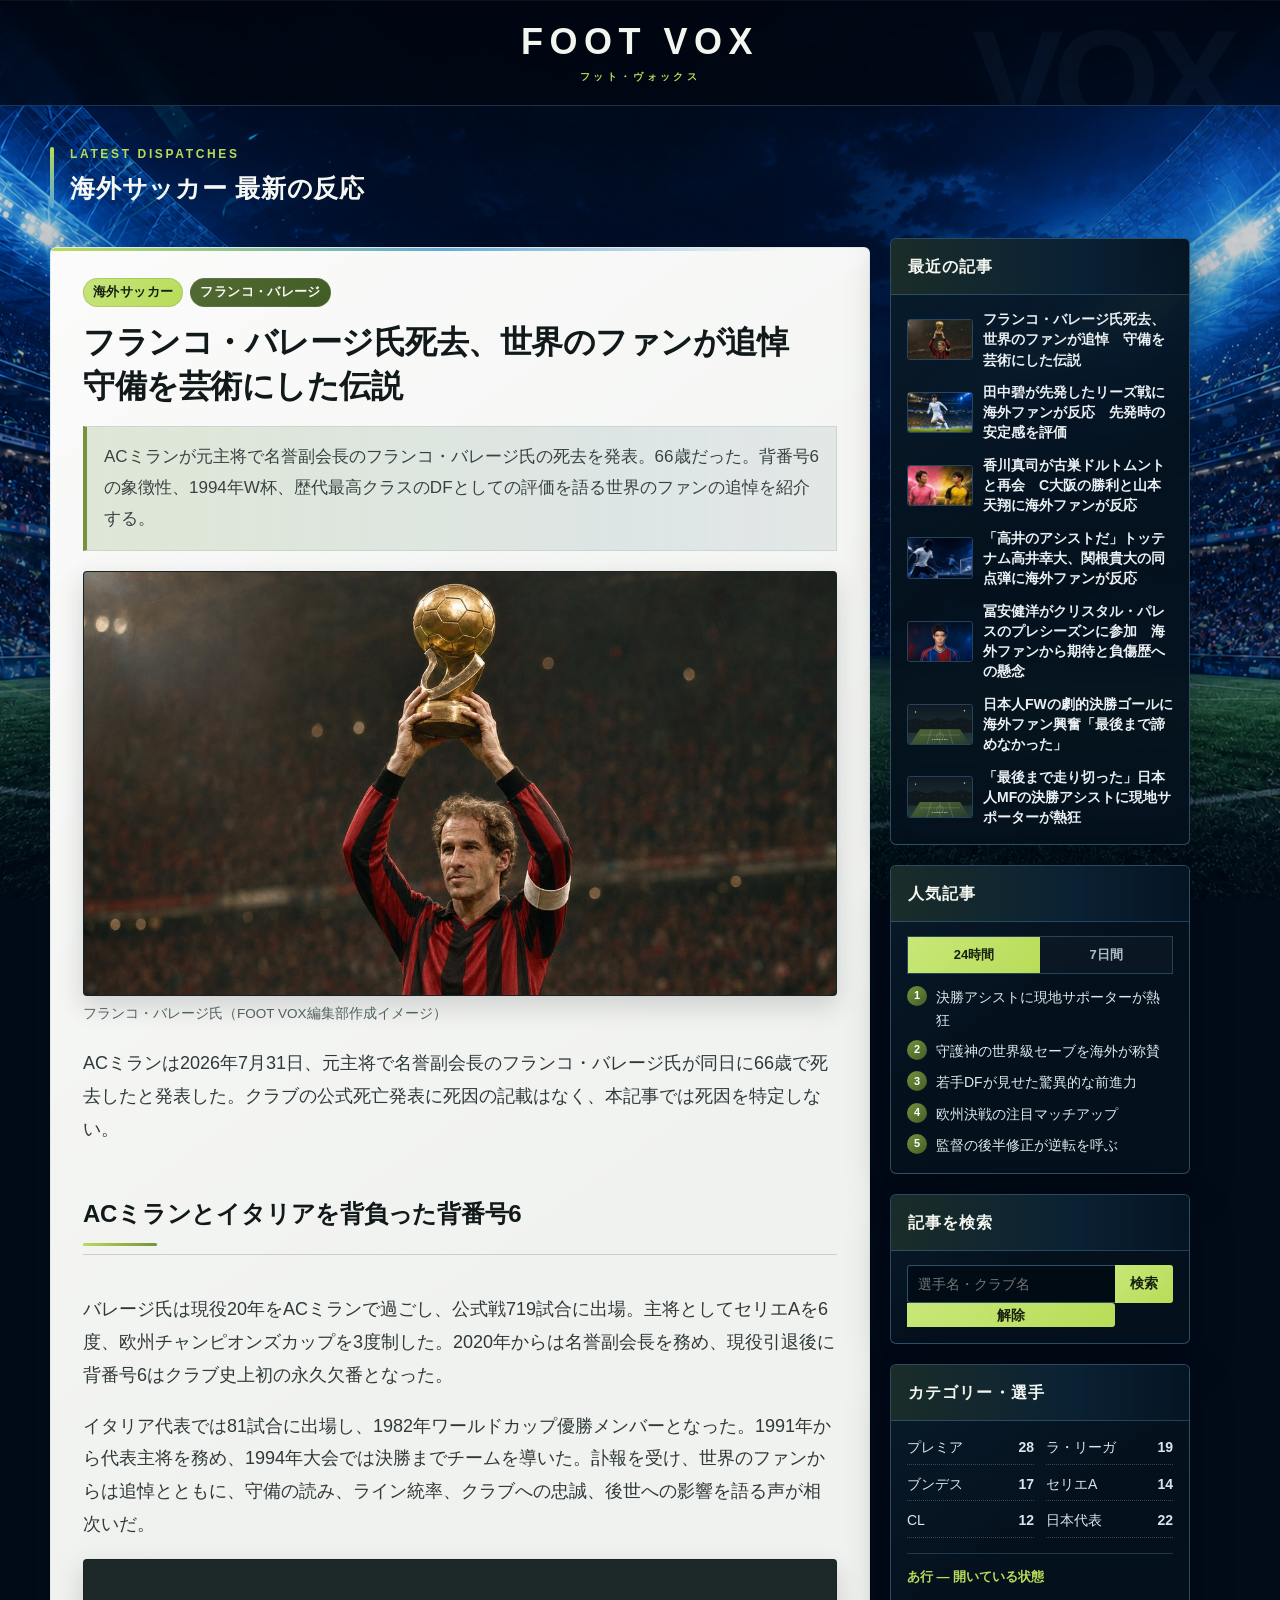
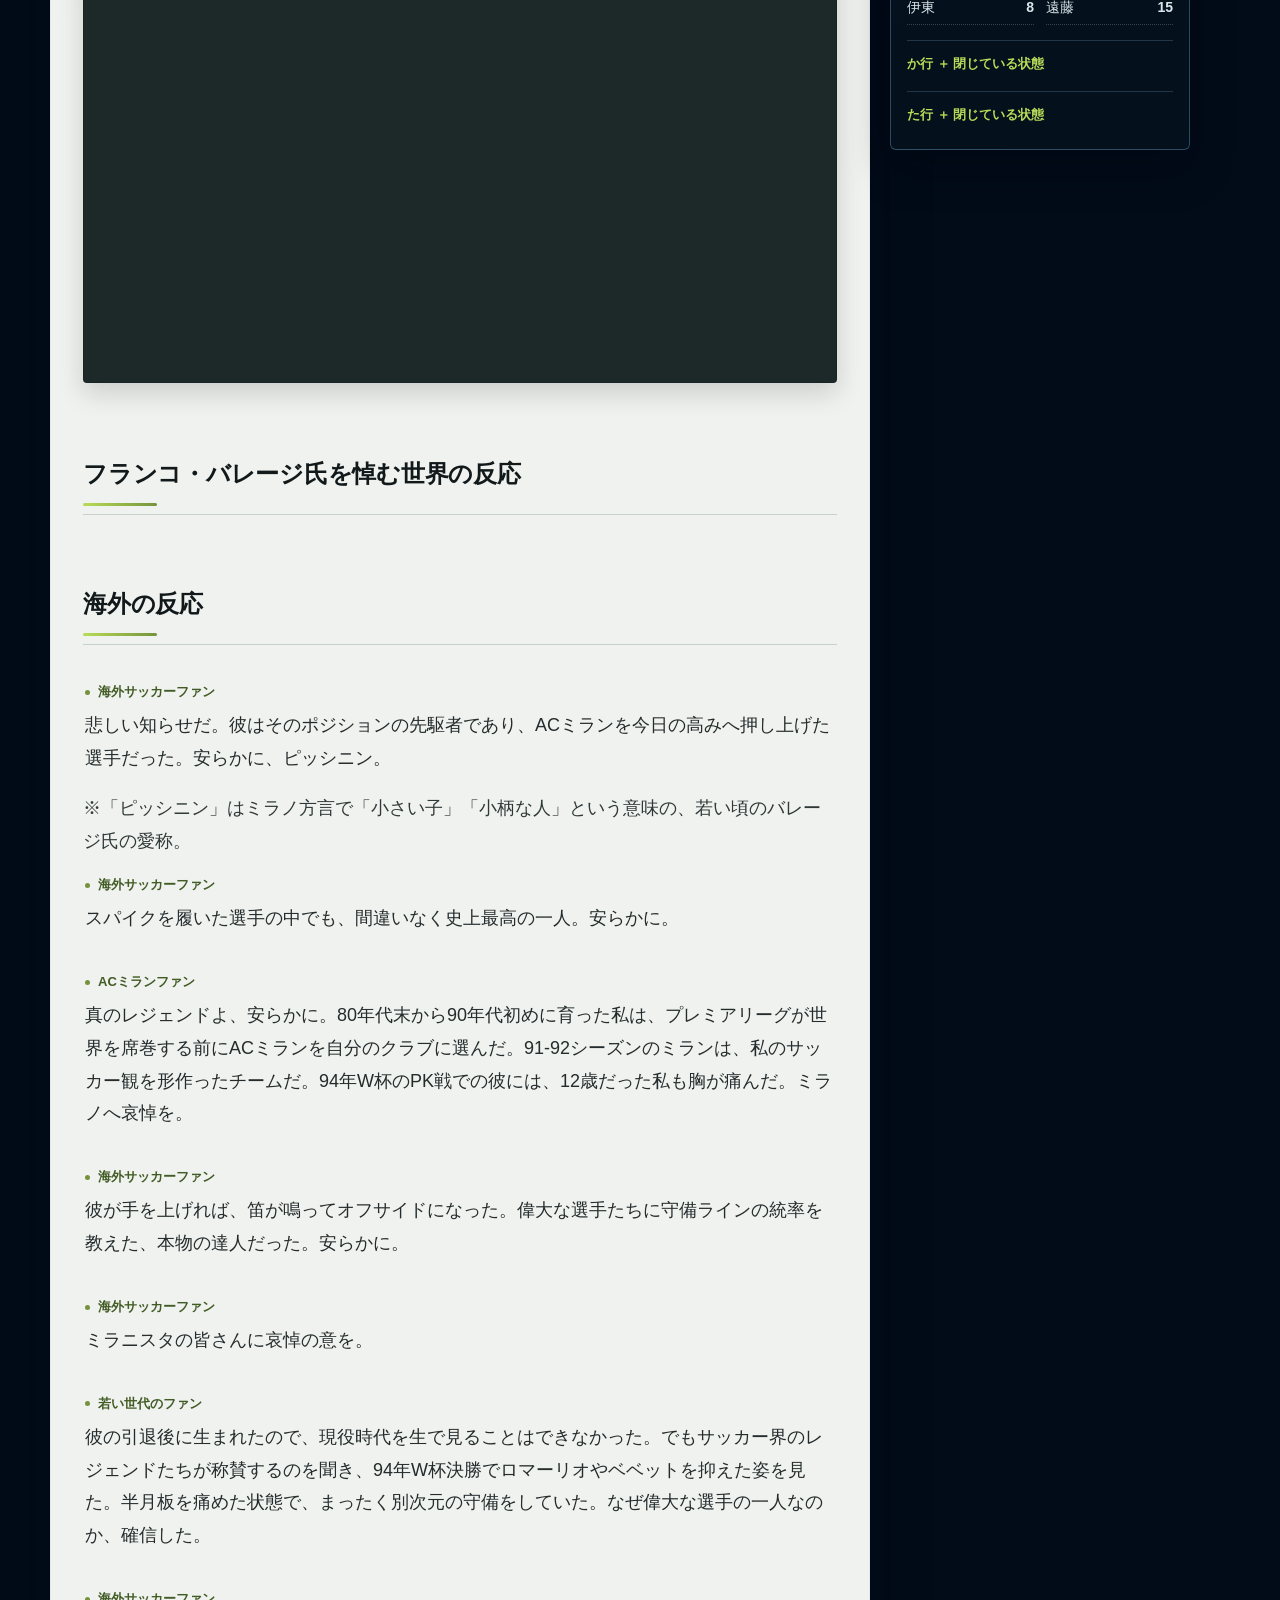
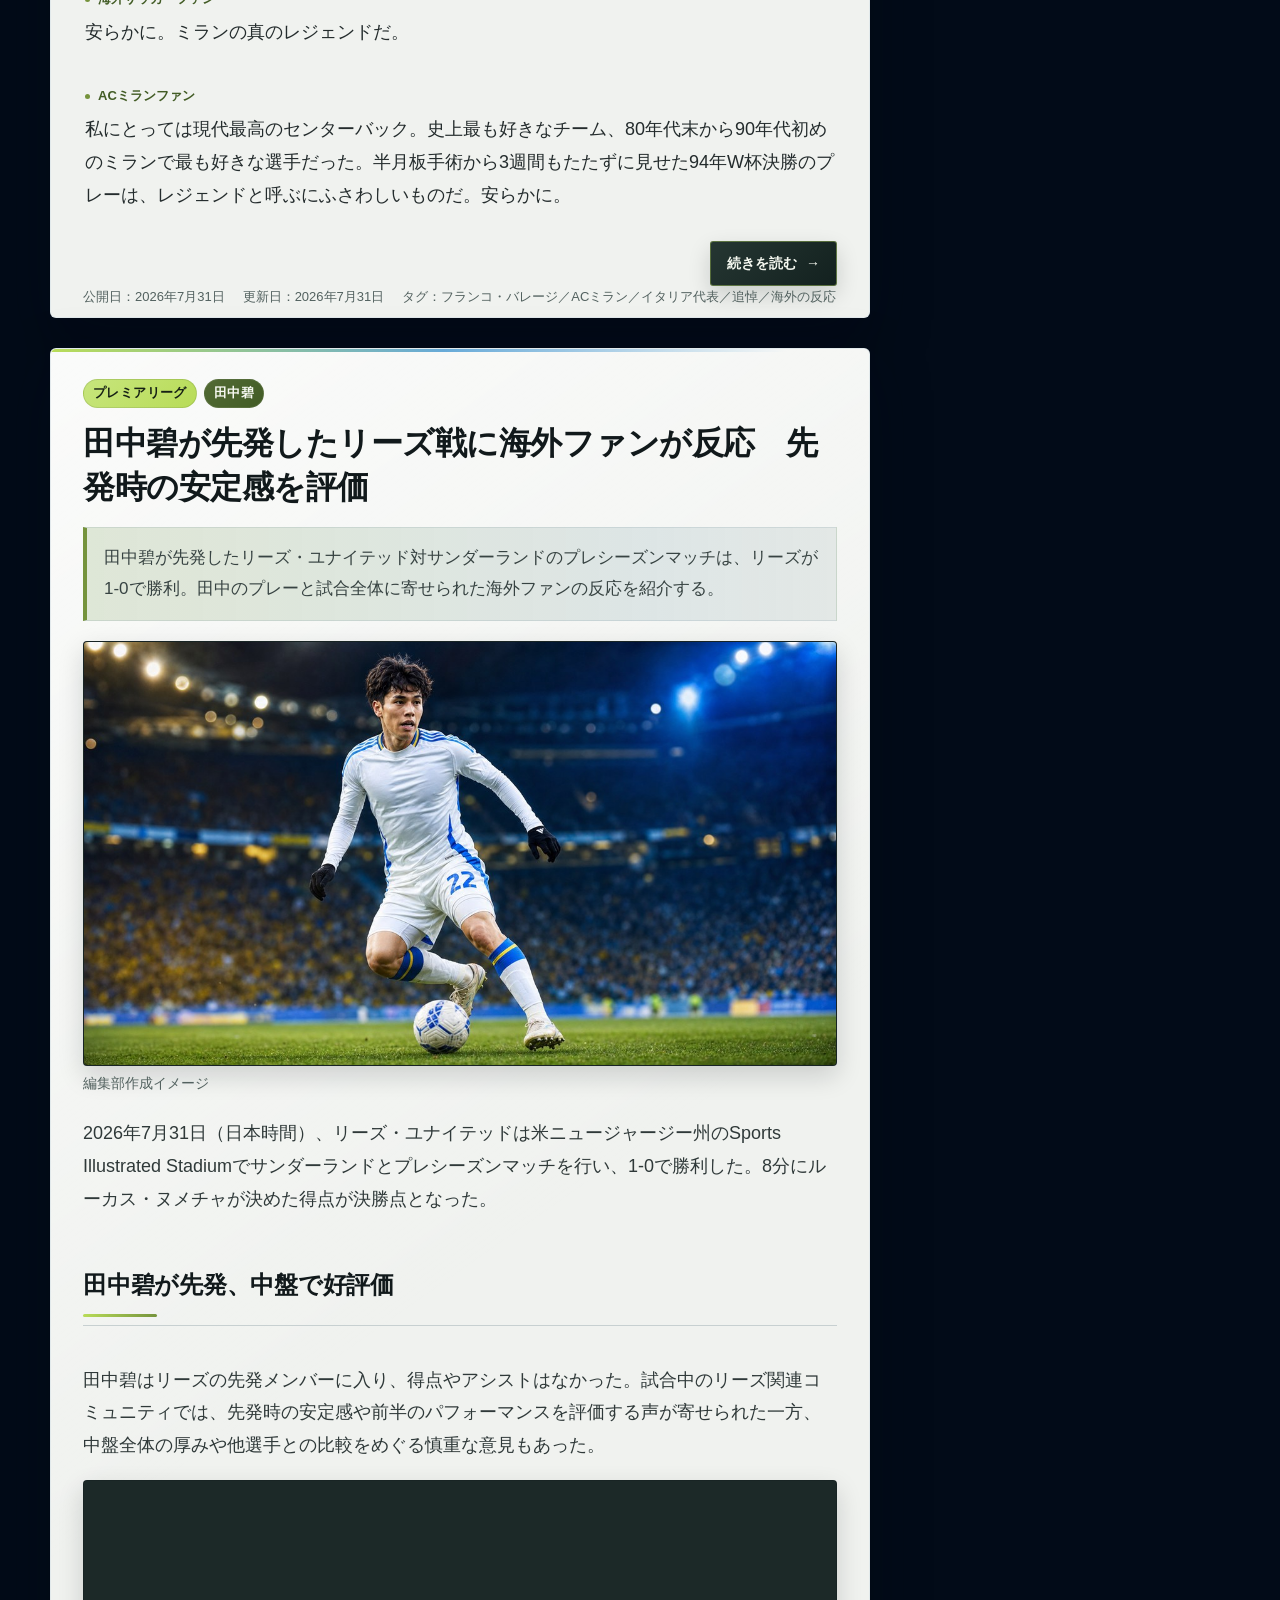
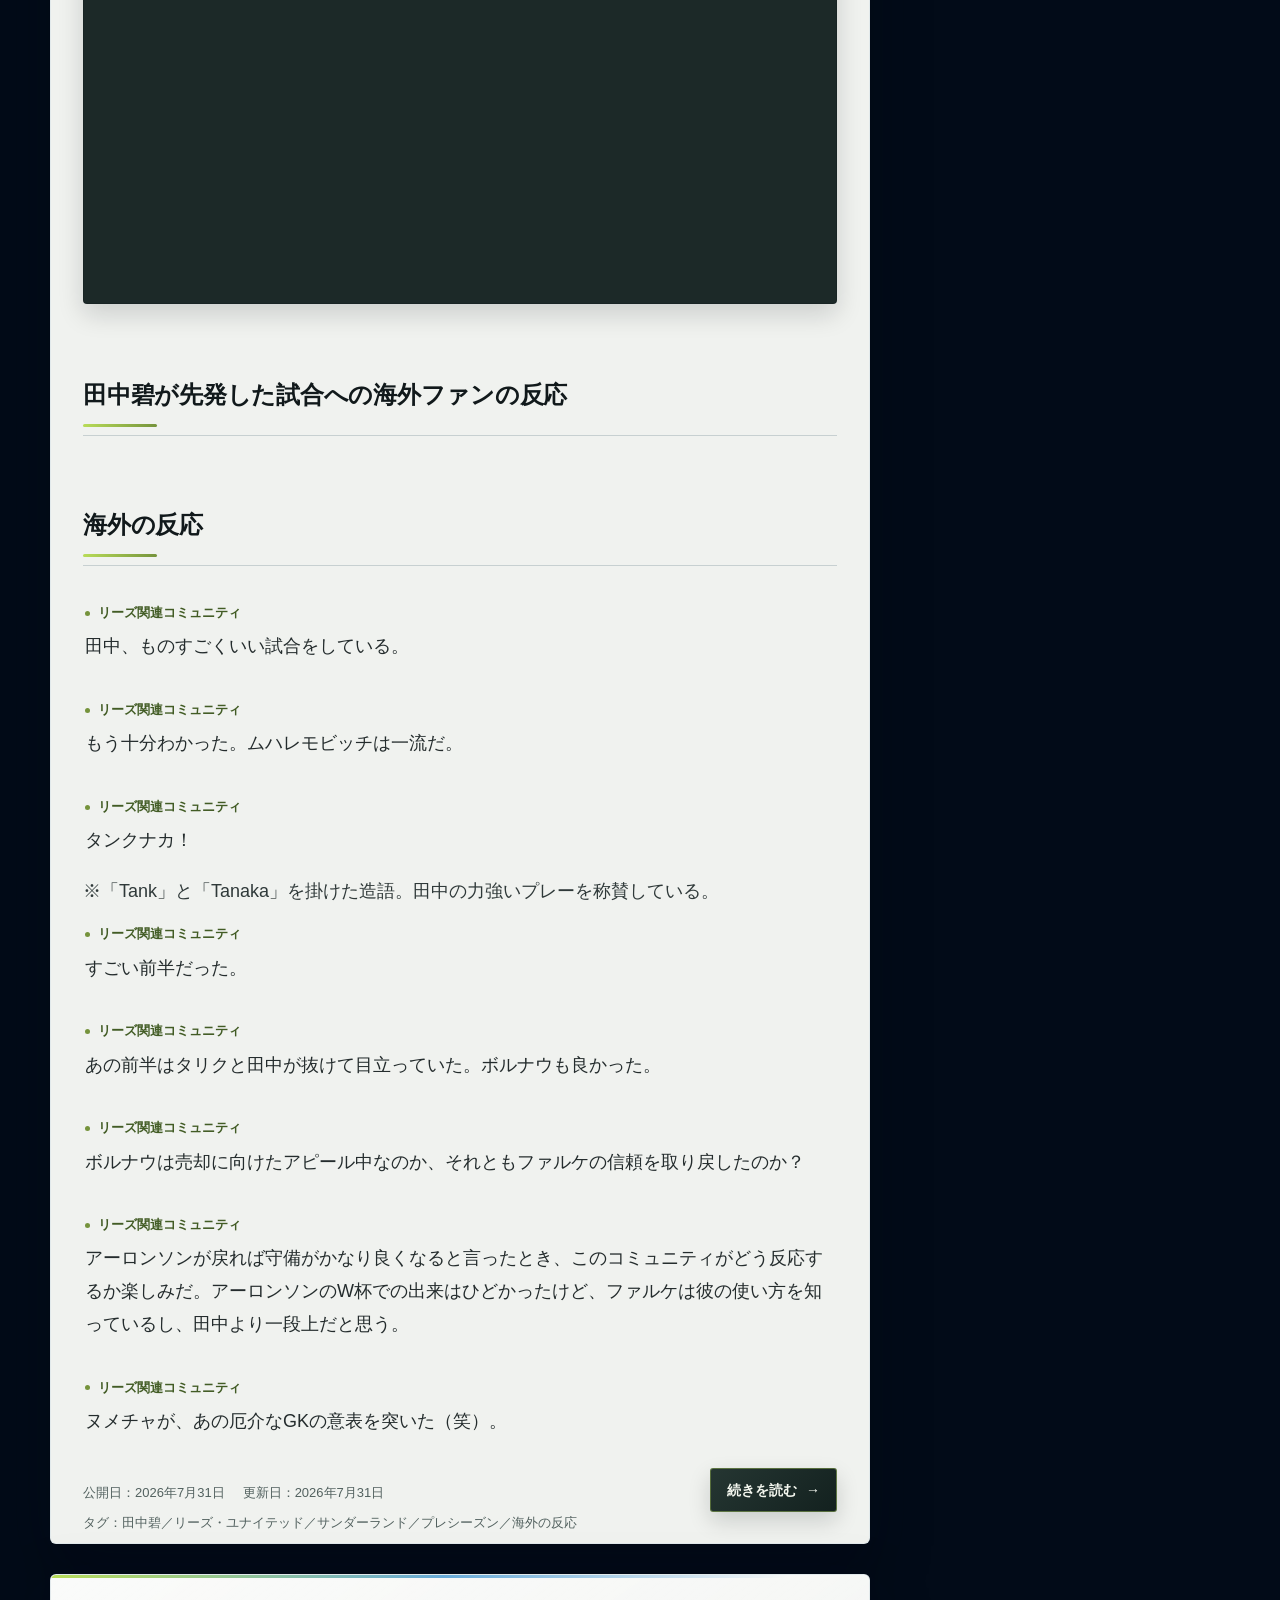
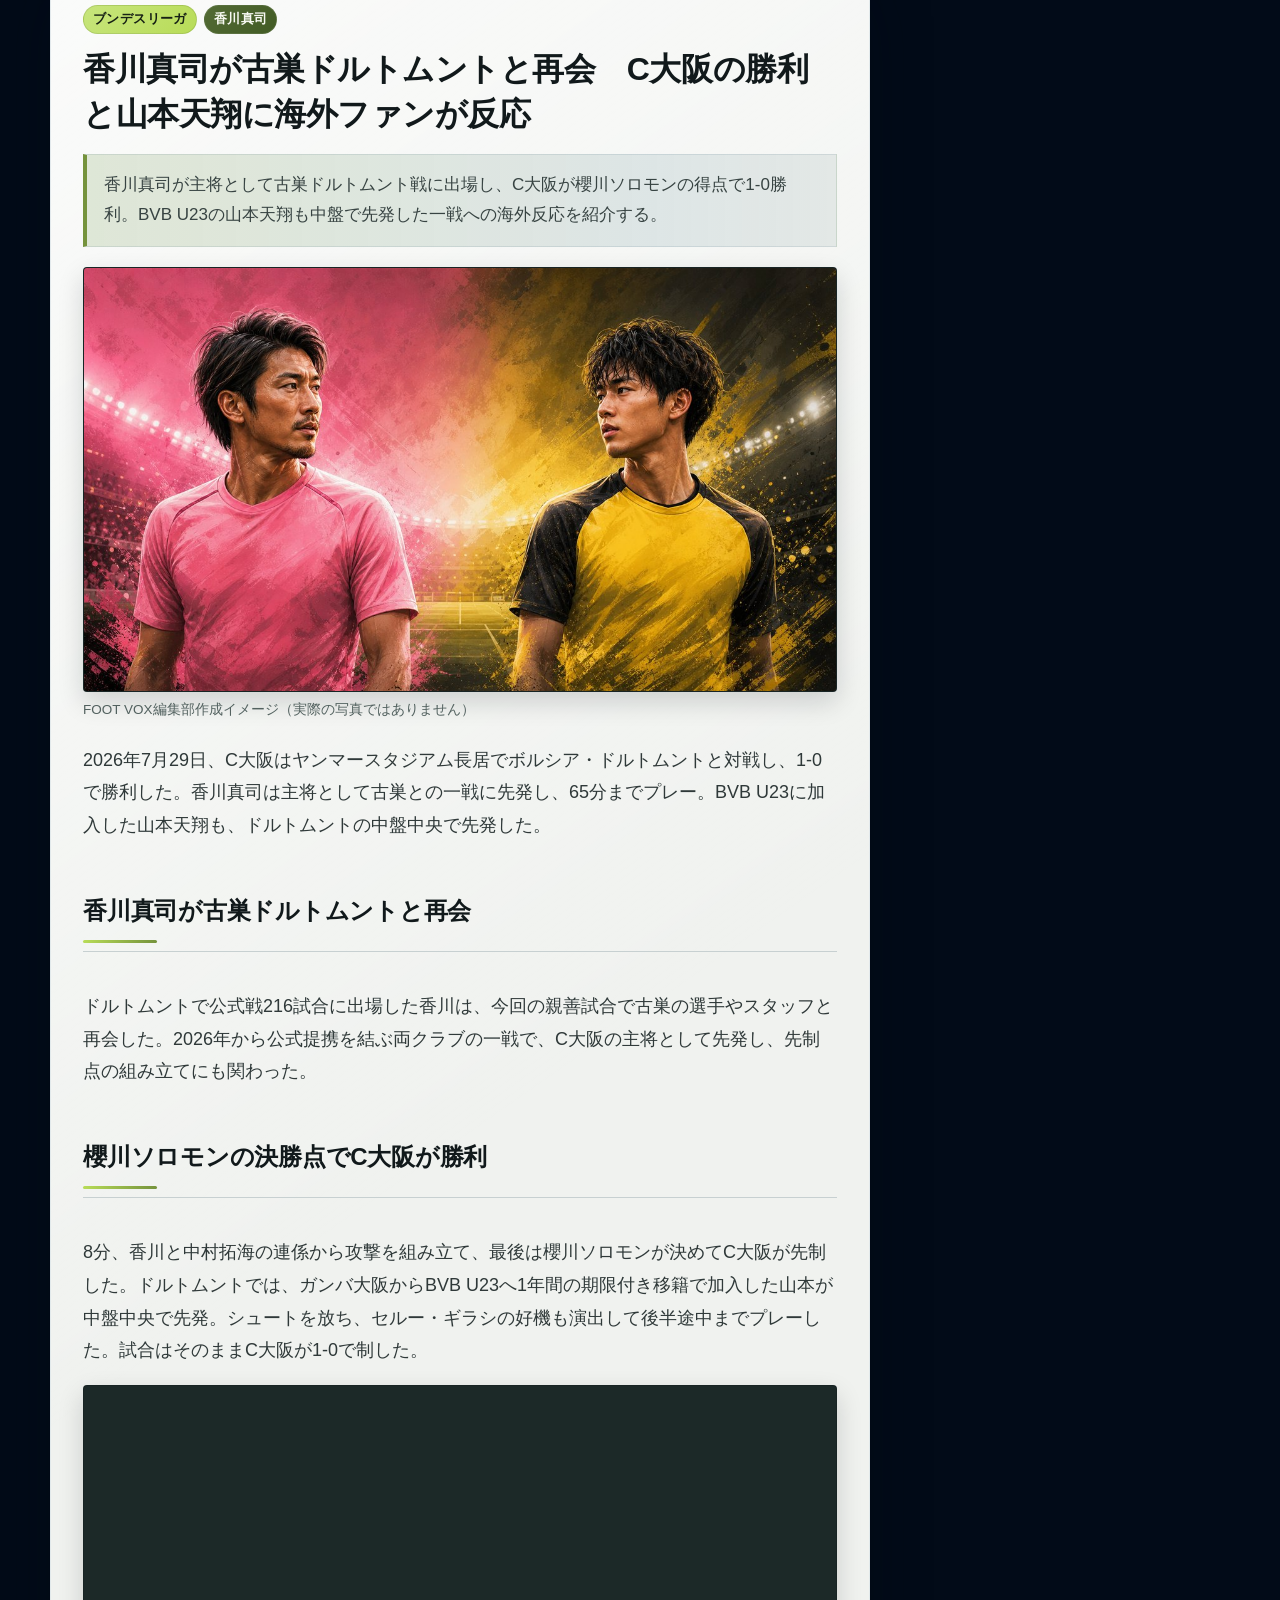
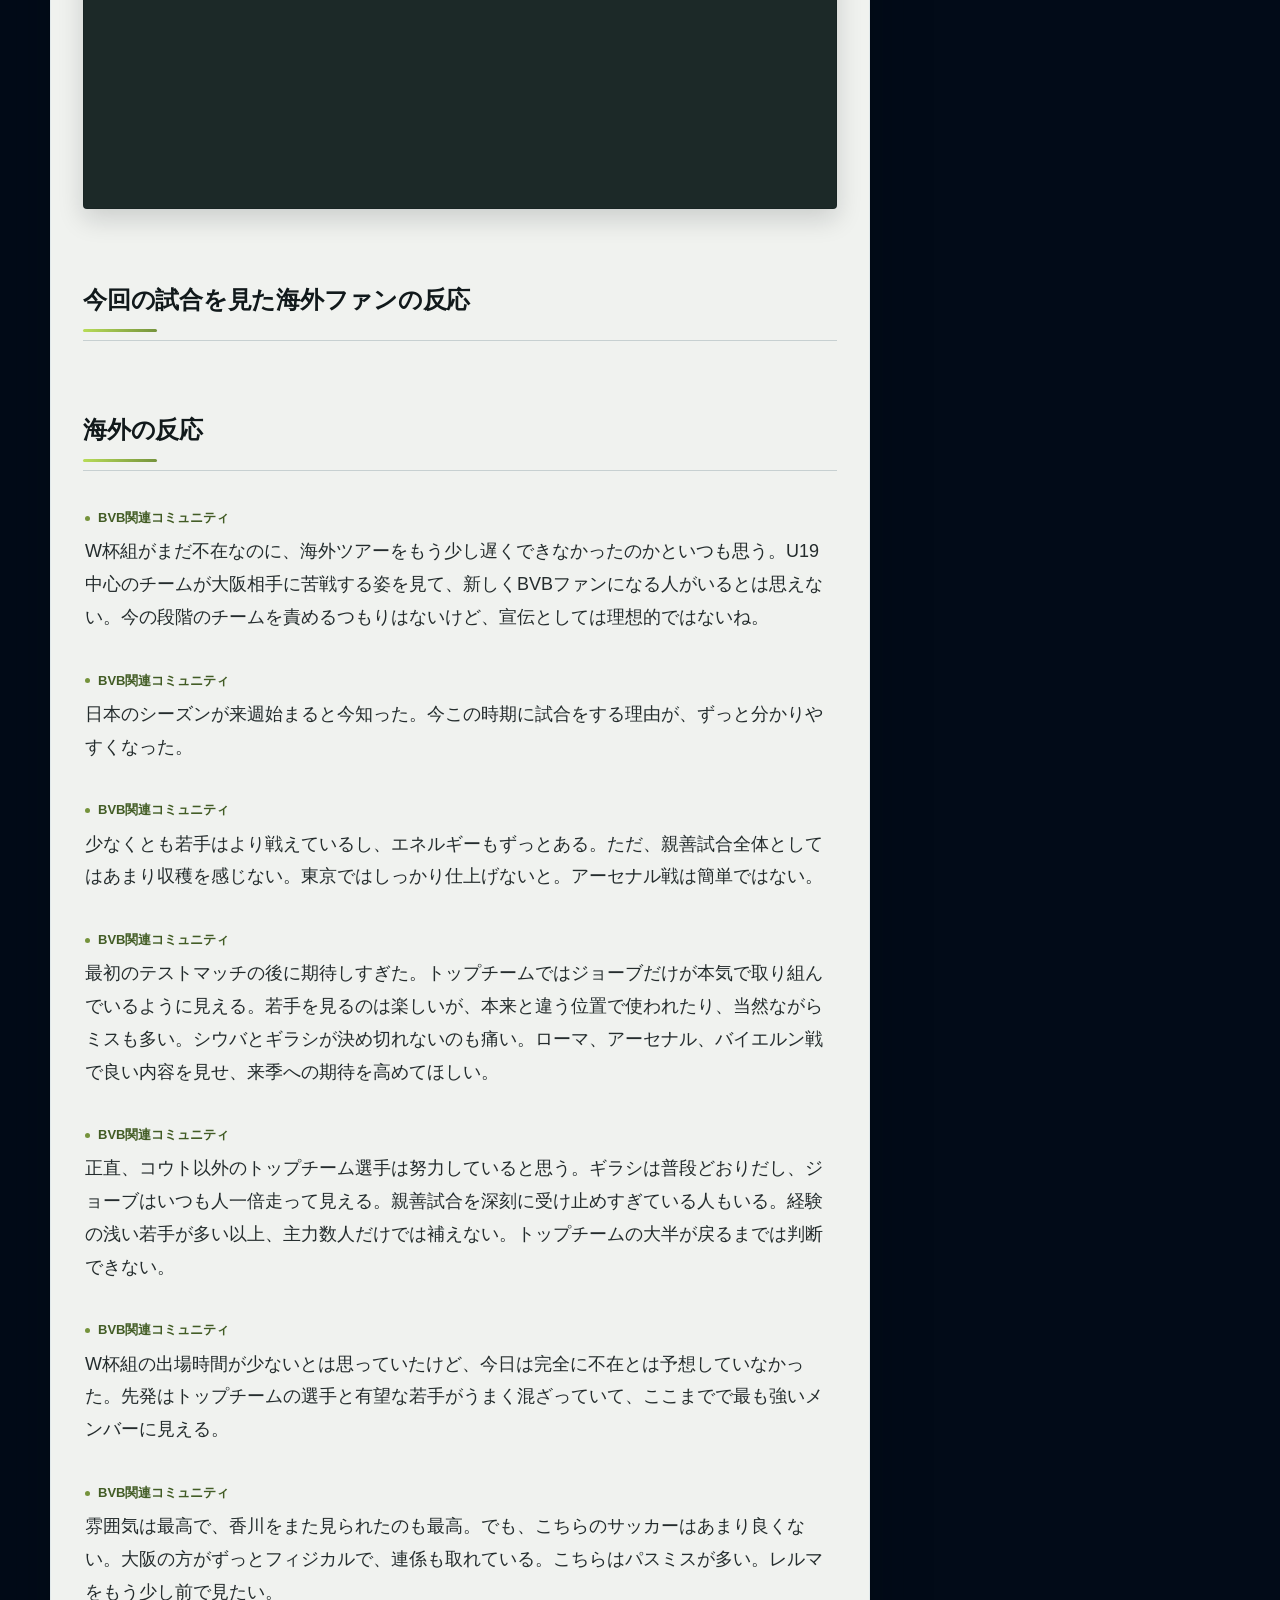
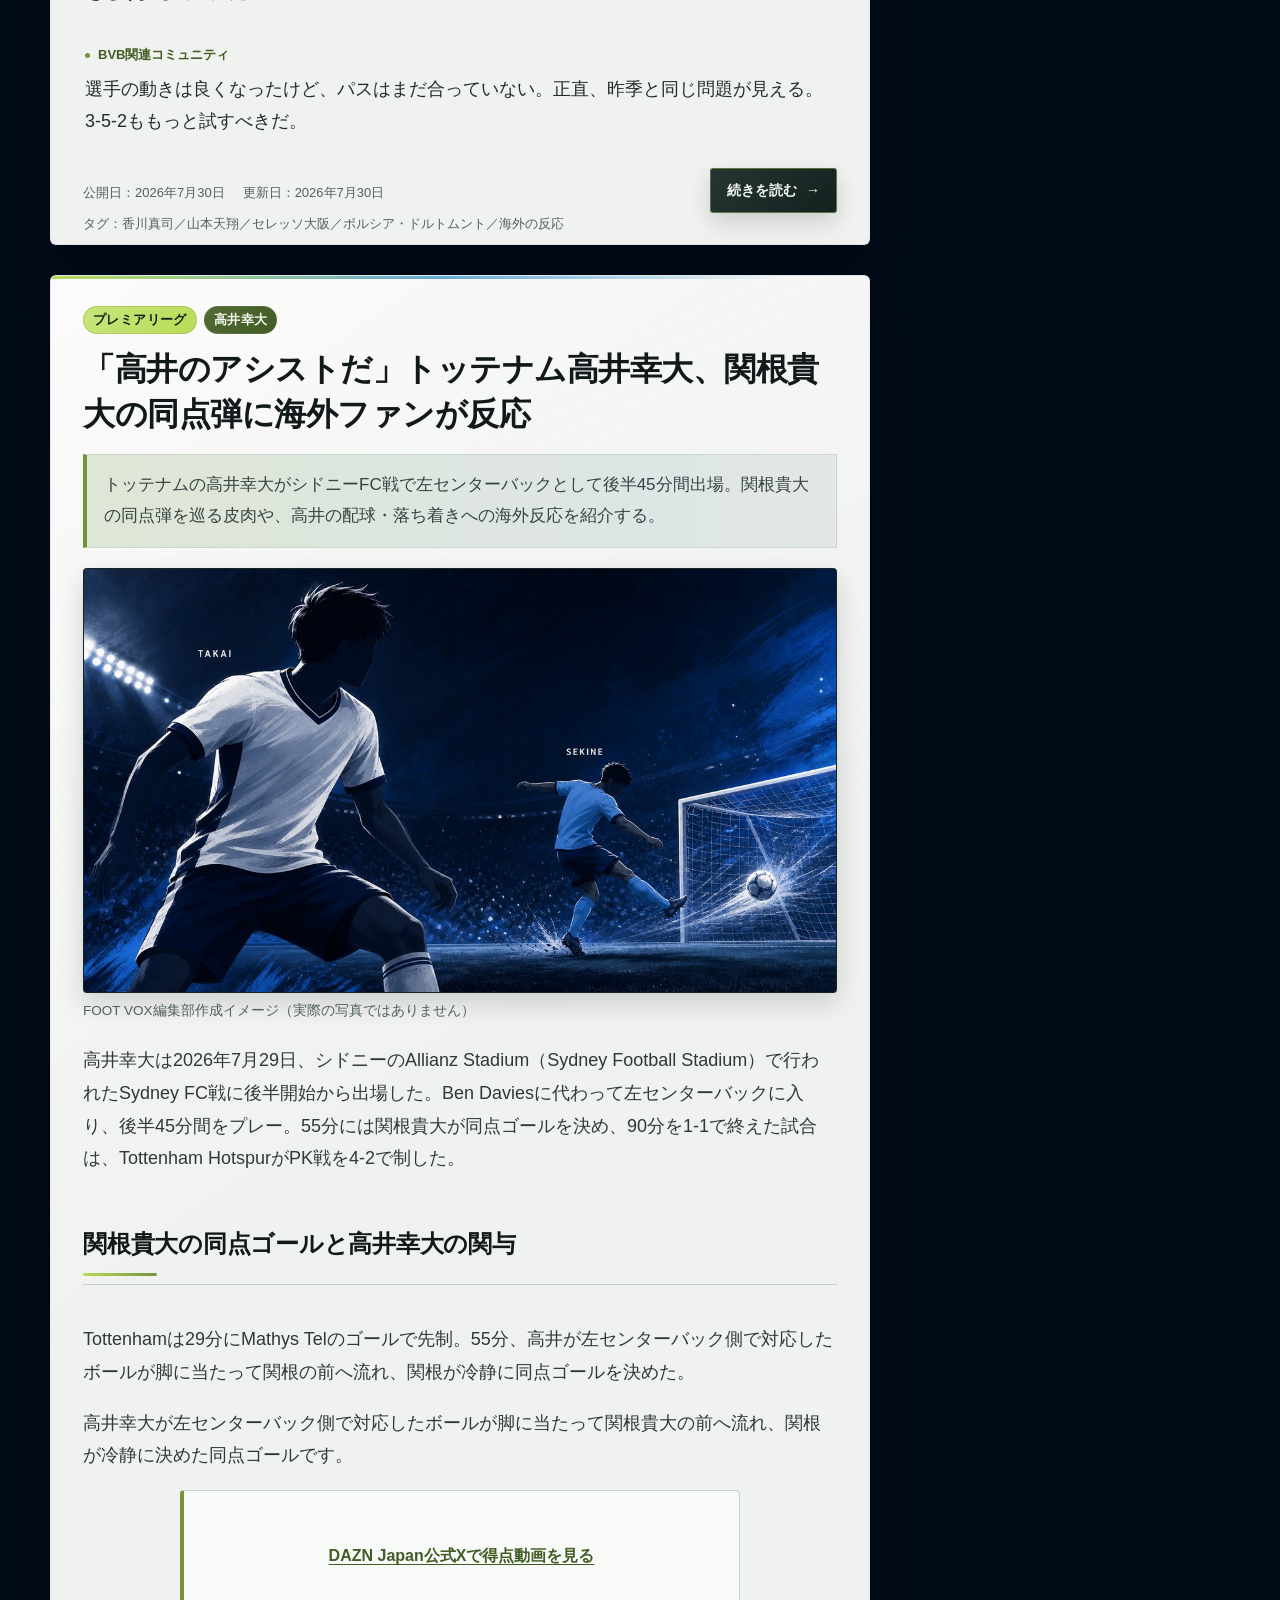
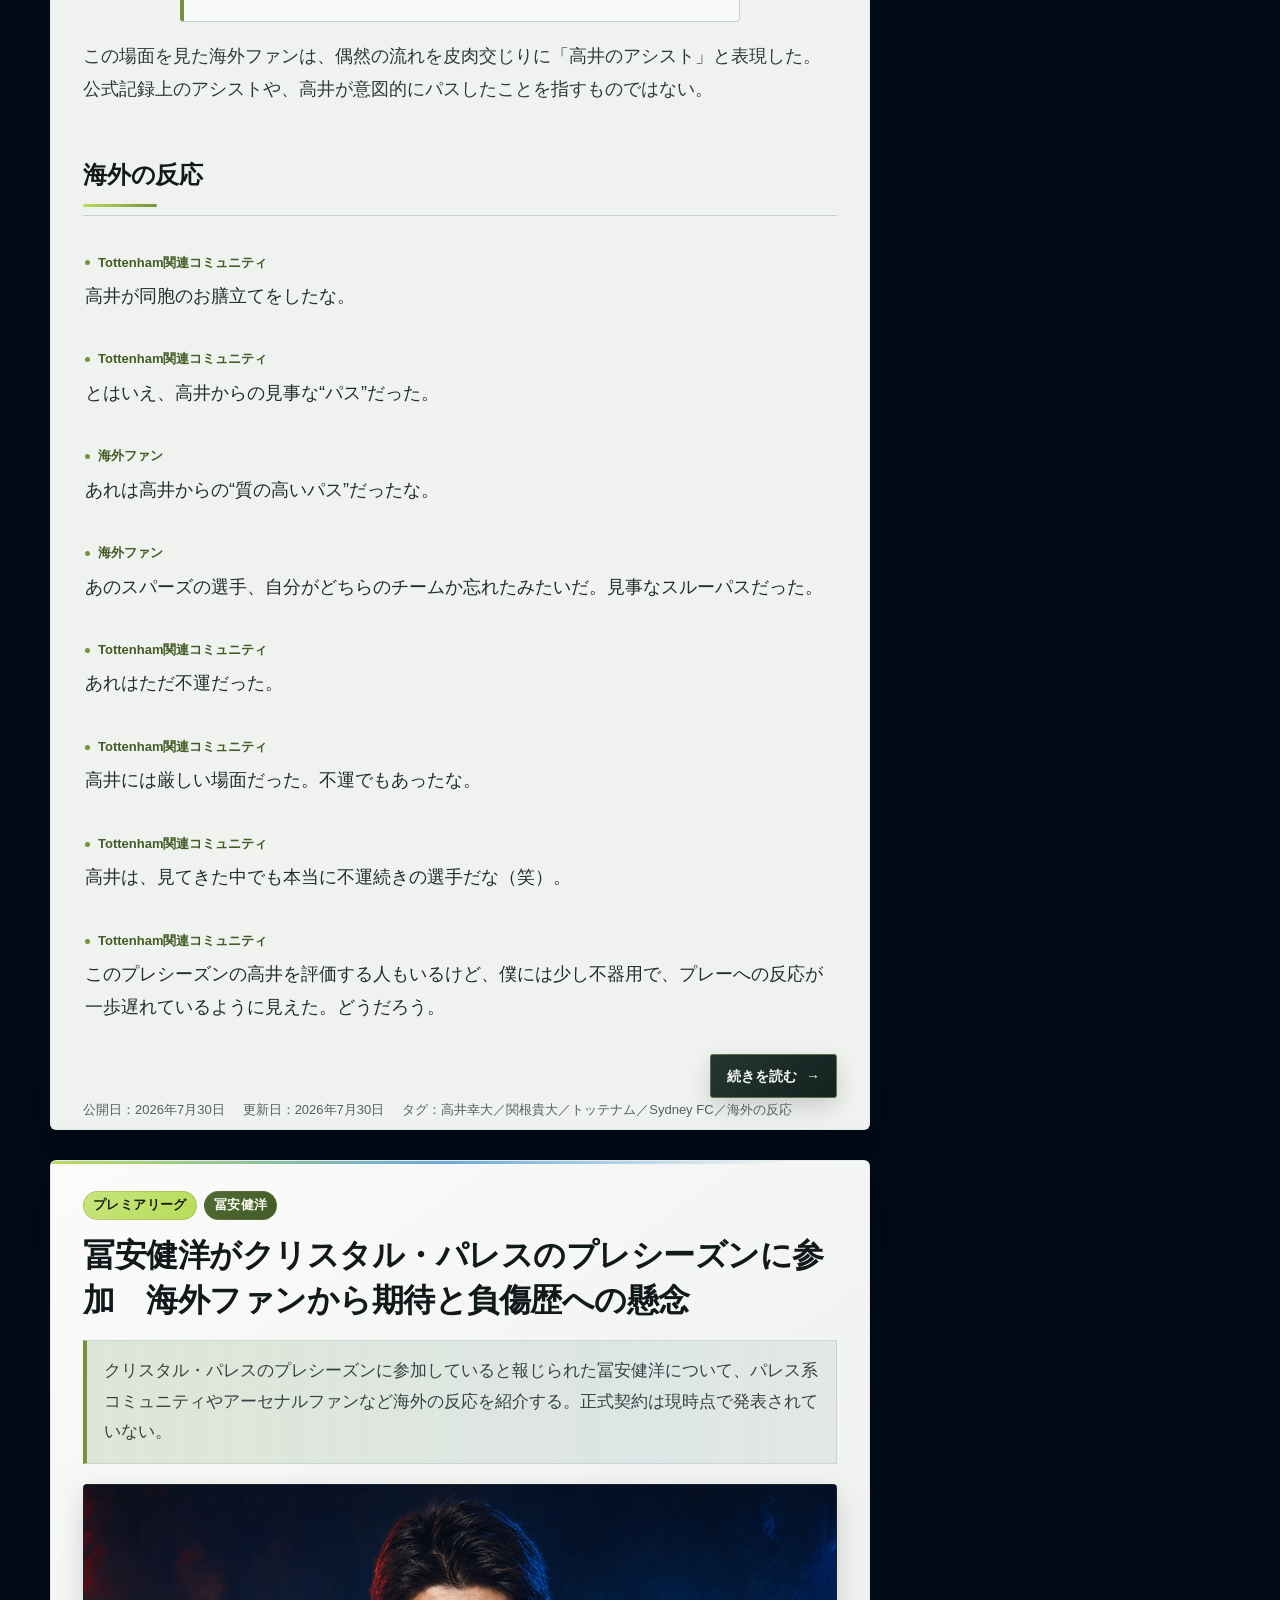
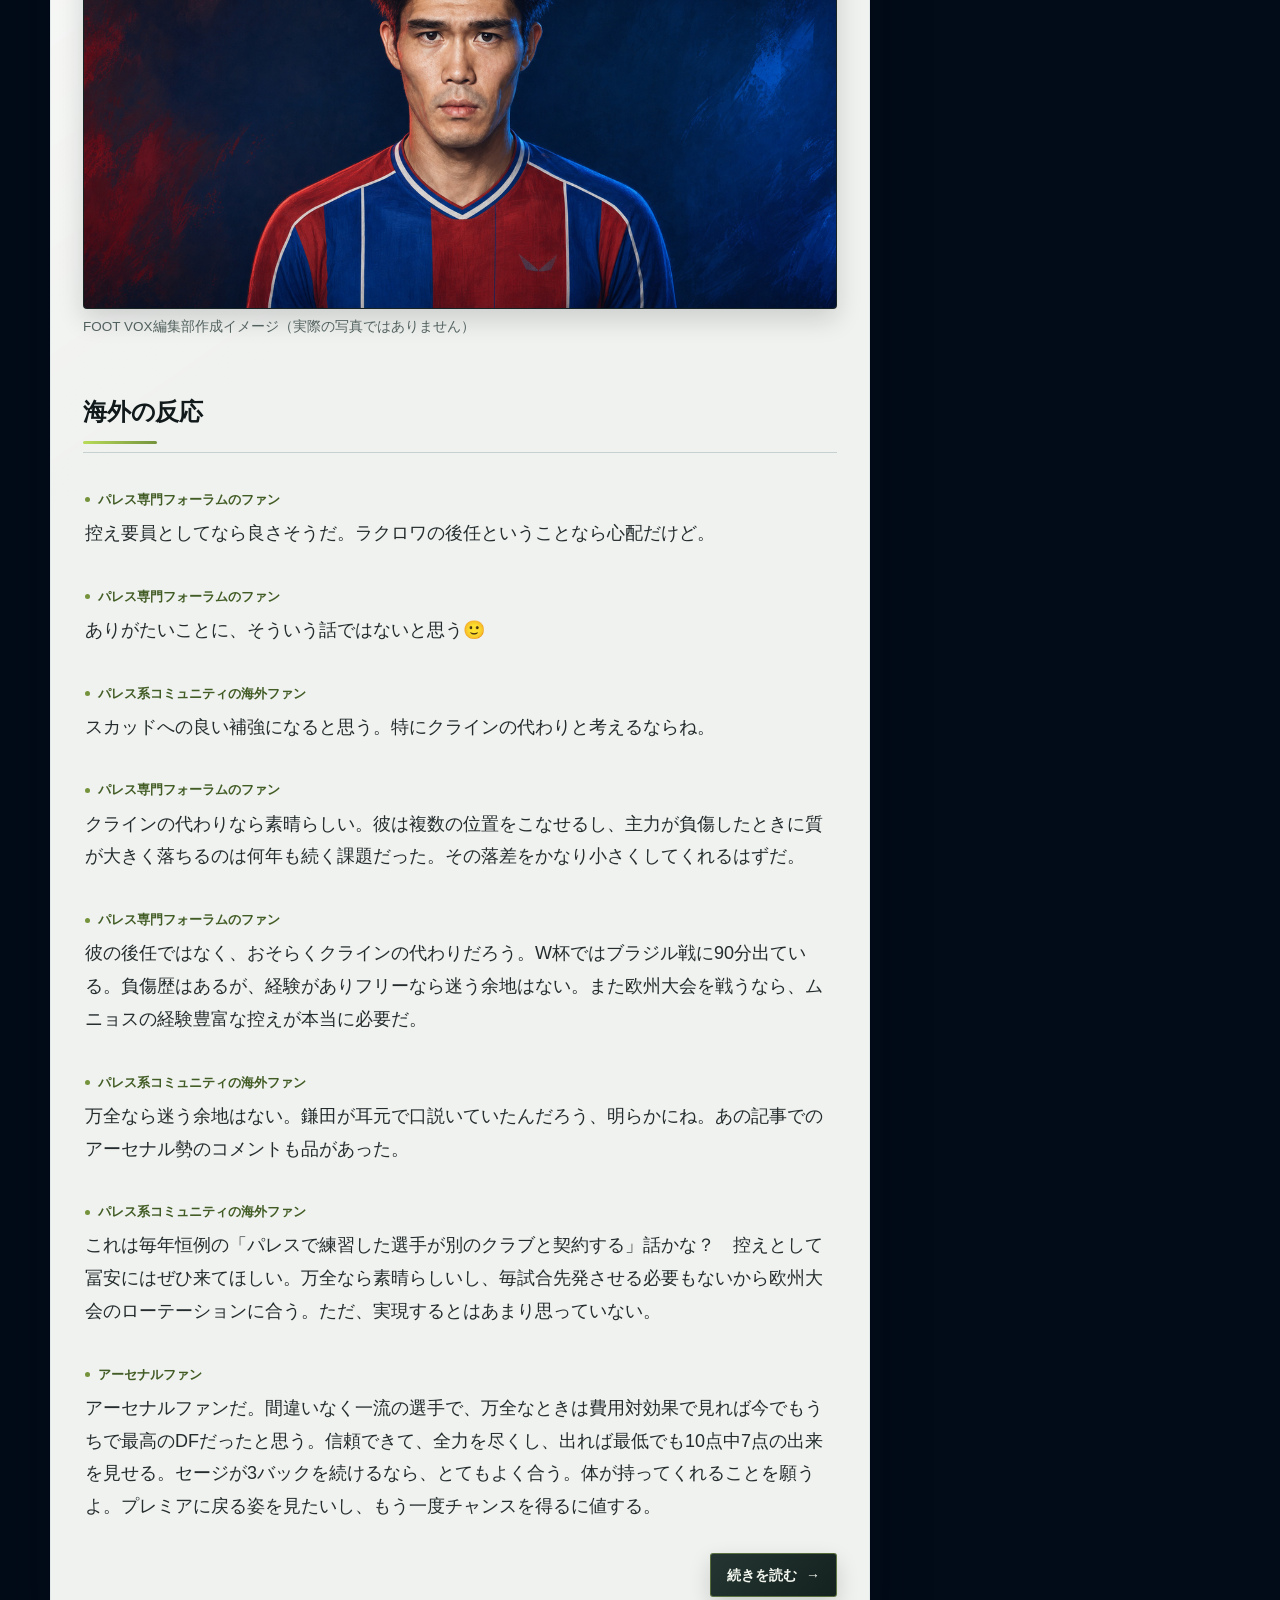
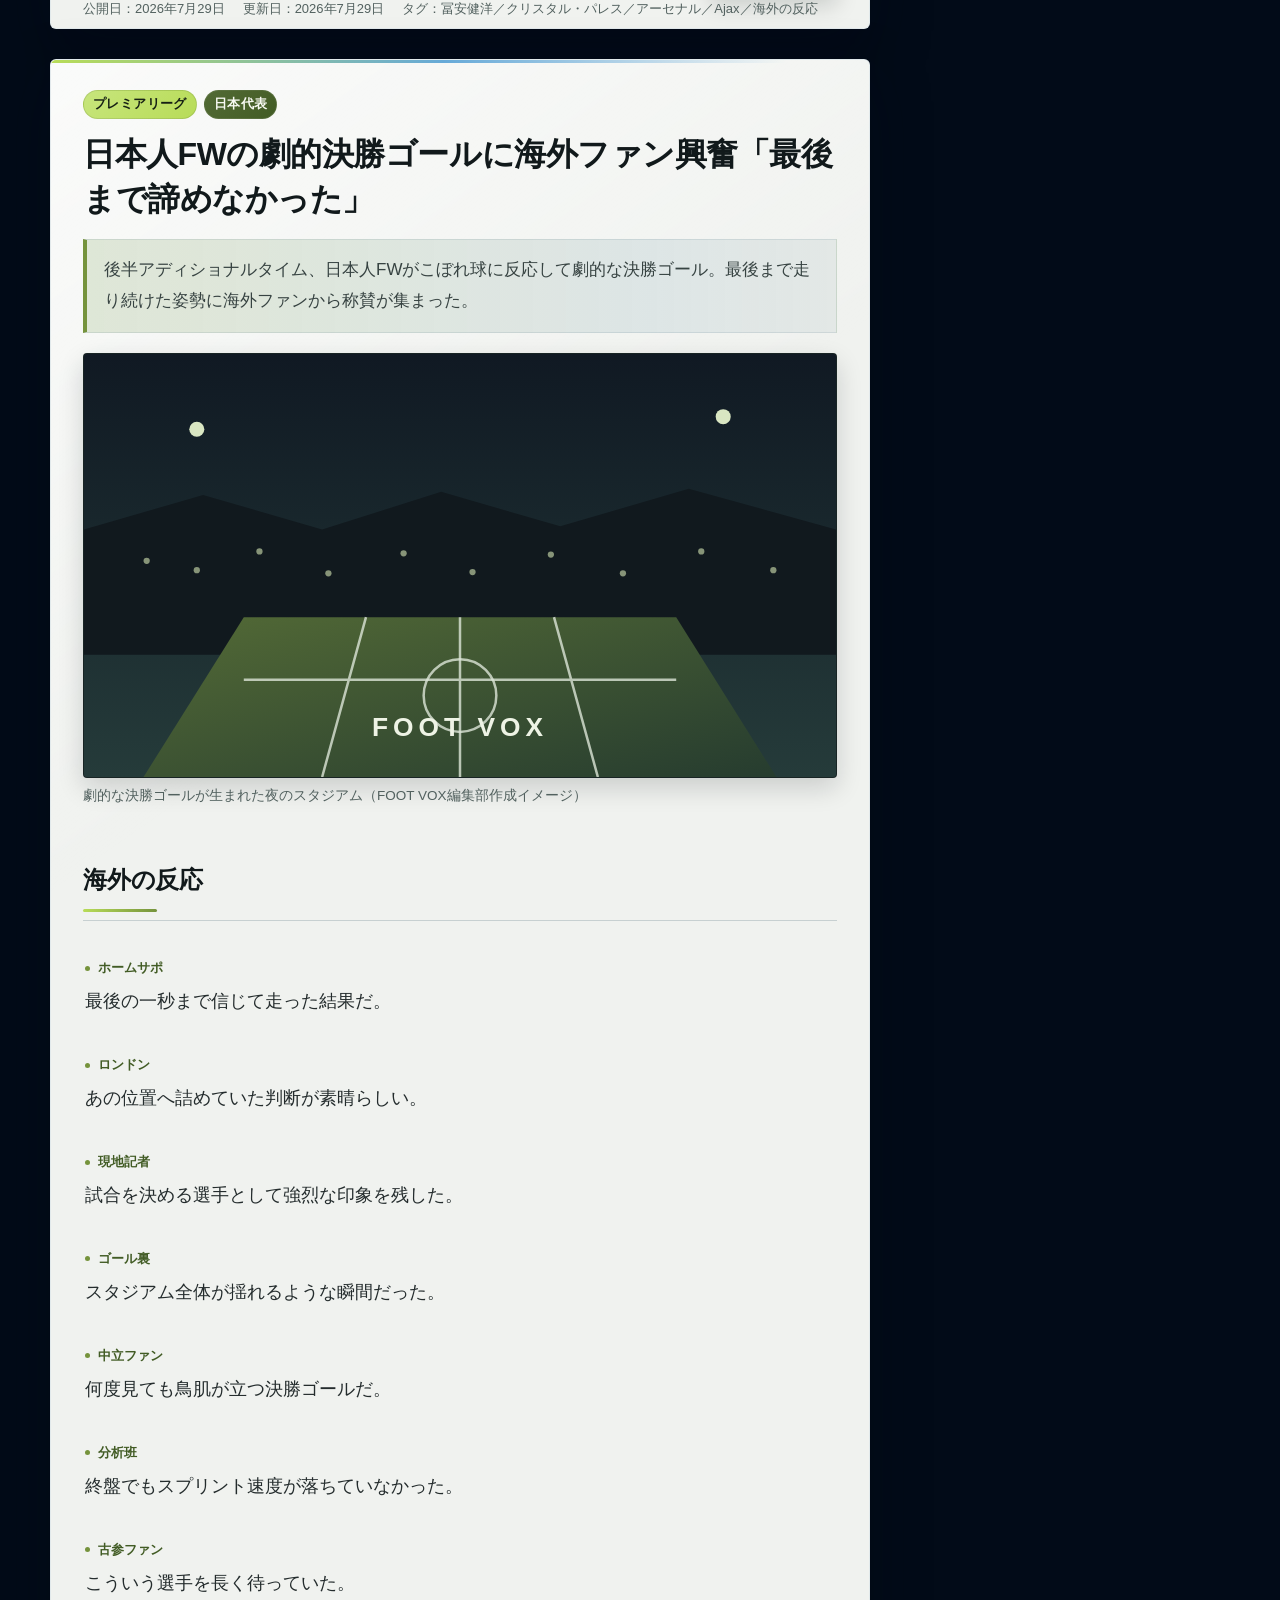
<file: index.html>
<!doctype html>
<html lang="ja">
<head>
  <meta charset="utf-8">
  <meta name="viewport" content="width=device-width, initial-scale=1">
  <meta name="description" content="海外サッカーのニュースと現地ファンの反応を日本語で紹介するFOOT VOX">
  <link rel="canonical" href="https://tkd197557-arch.github.io/foot-vox/">
  <meta property="og:type" content="website">
  <meta property="og:site_name" content="FOOT VOX">
  <meta property="og:title" content="FOOT VOX｜サッカー海外の反応">
  <meta property="og:description" content="海外サッカーのニュースと現地ファンの反応を日本語で紹介するFOOT VOX">
  <meta property="og:image" content="https://tkd197557-arch.github.io/foot-vox/assets/foot-vox-stadium-background.png">
  <meta property="og:url" content="https://tkd197557-arch.github.io/foot-vox/">
  <meta name="twitter:card" content="summary_large_image">
  <meta name="twitter:title" content="FOOT VOX｜サッカー海外の反応">
  <meta name="twitter:description" content="海外サッカーのニュースと現地ファンの反応を日本語で紹介するFOOT VOX">
  <meta name="twitter:image" content="https://tkd197557-arch.github.io/foot-vox/assets/foot-vox-stadium-background.png">
  <title>FOOT VOX｜サッカー海外の反応</title>
  <link rel="icon" href="data:,">
  <link rel="stylesheet" href="styles.css?v=20260730">
</head>
<body id="page-top">
  <!-- PROTOTYPE: Editorial direction selected for design refinement. -->
  <header class="site-header">
    <div class="site-header__inner">
      <a class="site-logo" href="index.html">
        FOOT VOX
        <small>フット・ヴォックス</small>
      </a>
    </div>
  </header>

  <main class="site-grid">
    <section class="main-column" aria-labelledby="latest-heading">
      <!-- Future ad code may be inserted into this container. -->
      <div class="ad-slot" data-ad-slot="main-top"></div>

      <h1 id="latest-heading" class="page-heading"><span>Latest dispatches</span>海外サッカー 最新の反応</h1>

      <!-- Repeat one complete data-article-card block for each article. The ordered article stream stops after eight reactions. -->
      <div class="feed" data-article-list data-page-size="6" data-source="data/articles.json" data-record-key="articleId">
        <article class="article-card" data-article-card hidden>
          <div class="article-card__inner" data-article-card-content>
            <div class="eyebrow" data-card-field="taxonomy">
              <span class="pill"></span>
              <span class="pill pill--muted"></span>
            </div>
            <h2 class="article-title" data-card-field="title"><a href=""></a></h2>
            <div class="summary-box" data-card-field="summary"><p></p></div>
            <figure class="media-block" data-card-field="image">
              <img width="1200" height="675" alt="">
              <figcaption></figcaption>
            </figure>
            <div class="article-body article-stream article-stream--listing" data-card-field="stream"></div>
            <div class="continue-row" data-card-field="article-link"><a class="continue-link" href="">続きを読む</a></div>
            <div class="article-meta" data-card-field="meta">
              <span></span><span></span><span></span>
            </div>
          </div>
        </article>
        <p data-search-empty role="status" aria-live="polite" hidden>該当する記事はありません</p>
      </div>

      <nav class="pagination" aria-label="ページ番号">
        <span class="current" aria-current="page">1</span>
        <a href="index.html">2</a>
        <a href="index.html">3</a>
        <a href="index.html" aria-label="次のページ">→</a>
      </nav>
    </section>

    <aside class="sidebar" data-sidebar aria-label="サイドバー">
      <section class="side-section" data-sidebar-section="recent-articles" data-source="articles">
        <h2 class="side-section__heading" data-sidebar-field="heading">最近の記事</h2>
        <div class="side-section__body" data-sidebar-field="body">
          <ol class="recent-list" data-sidebar-list="recent-articles" data-sort-key="publishedDate" data-sort-order="descending">
            <li data-sidebar-item><a href="" data-sidebar-link><img alt="" data-sidebar-field="thumbnail"><span data-sidebar-field="title"></span></a></li>
            <li data-sidebar-item><a href="" data-sidebar-link><img alt="" data-sidebar-field="thumbnail"><span data-sidebar-field="title"></span></a></li>
            <li data-sidebar-item><a href="" data-sidebar-link><img alt="" data-sidebar-field="thumbnail"><span data-sidebar-field="title"></span></a></li>
            <li data-sidebar-item><a href="" data-sidebar-link><img alt="" data-sidebar-field="thumbnail"><span data-sidebar-field="title"></span></a></li>
            <li data-sidebar-item><a href="" data-sidebar-link><img alt="" data-sidebar-field="thumbnail"><span data-sidebar-field="title"></span></a></li>
            <li data-sidebar-item><a href="" data-sidebar-link><img alt="" data-sidebar-field="thumbnail"><span data-sidebar-field="title"></span></a></li>
            <li data-sidebar-item><a href="" data-sidebar-link><img alt="" data-sidebar-field="thumbnail"><span data-sidebar-field="title"></span></a></li>
          </ol>
        </div>
      </section>

      <section class="side-section" data-sidebar-section="popular-articles" data-source="article-rankings">
        <h2 class="side-section__heading" data-sidebar-field="heading">人気記事</h2>
        <div class="side-section__body" data-sidebar-field="body">
          <div class="tabs" data-sidebar-control="ranking-period" aria-label="人気記事タブの状態例">
            <span class="tab tab--selected" data-ranking-period="24-hours" data-selected="true">24時間</span>
            <span class="tab" data-ranking-period="7-days" data-selected="false">7日間</span>
          </div>
          <ol class="popular-list" data-sidebar-list="popular-articles" data-ranking-period="24-hours">
            <li data-sidebar-item><a href="" data-sidebar-link style="color: inherit; text-decoration: none;"></a></li>
            <li data-sidebar-item><a href="" data-sidebar-link style="color: inherit; text-decoration: none;"></a></li>
            <li data-sidebar-item><a href="" data-sidebar-link style="color: inherit; text-decoration: none;"></a></li>
            <li data-sidebar-item><a href="" data-sidebar-link style="color: inherit; text-decoration: none;"></a></li>
            <li data-sidebar-item><a href="" data-sidebar-link style="color: inherit; text-decoration: none;"></a></li>
          </ol>
        </div>
      </section>

      <section class="side-section">
        <h2 class="side-section__heading">記事を検索</h2>
        <div class="side-section__body">
          <form class="search-form" data-article-search aria-label="記事を検索">
            <input type="search" placeholder="選手名・クラブ名" aria-label="検索キーワード" data-search-input>
            <span role="button" tabindex="0" data-search-submit>検索</span>
            <span role="button" tabindex="0" data-search-reset hidden>解除</span>
          </form>
        </div>
      </section>

      <section class="side-section" data-sidebar-section="taxonomy" data-source="article-taxonomy">
        <h2 class="side-section__heading" data-sidebar-field="heading">カテゴリー・選手</h2>
        <div class="side-section__body" data-sidebar-field="body">
          <ul class="category-list" data-taxonomy-list="categories">
            <li data-taxonomy-item data-taxonomy-type="category"><span data-taxonomy-field="label"></span><b data-taxonomy-field="count"></b></li>
            <li data-taxonomy-item data-taxonomy-type="category"><span data-taxonomy-field="label"></span><b data-taxonomy-field="count"></b></li>
            <li data-taxonomy-item data-taxonomy-type="category"><span data-taxonomy-field="label"></span><b data-taxonomy-field="count"></b></li>
            <li data-taxonomy-item data-taxonomy-type="category"><span data-taxonomy-field="label"></span><b data-taxonomy-field="count"></b></li>
            <li data-taxonomy-item data-taxonomy-type="category"><span data-taxonomy-field="label"></span><b data-taxonomy-field="count"></b></li>
            <li data-taxonomy-item data-taxonomy-type="category"><span data-taxonomy-field="label"></span><b data-taxonomy-field="count"></b></li>
          </ul>
          <div class="kana-group" data-kana-group data-expanded="false">
            <div class="kana-group__label" data-sidebar-field="group-label"></div>
            <ul class="category-list" data-taxonomy-list="players">
              <li data-taxonomy-item data-taxonomy-type="player"><span data-taxonomy-field="label"></span><b data-taxonomy-field="count"></b></li>
              <li data-taxonomy-item data-taxonomy-type="player"><span data-taxonomy-field="label"></span><b data-taxonomy-field="count"></b></li>
            </ul>
          </div>
          <div class="kana-group" data-kana-group data-expanded="false">
            <div class="kana-group__label" data-sidebar-field="group-label"></div>
          </div>
          <div class="kana-group" data-kana-group data-expanded="false">
            <div class="kana-group__label" data-sidebar-field="group-label"></div>
          </div>
          </div>
        </div>
      </section>
    </aside>
  </main>

  <footer class="site-footer">
    <div class="site-footer__inner">
      <div class="footer-brand">FOOT VOX<small>Football voices from around the world.</small></div>
      <div class="footer-links" aria-label="フッターナビゲーションの外観例">
        <span>このサイトについて</span>
        <span>プライバシーポリシー</span>
        <span>免責・著作権</span>
        <span>お問い合わせ</span>
        <span>RSS</span>
      </div>
    </div>
  </footer>

  <script src="scripts/article-renderer.js?v=20260730"></script>
  <script>
    (() => {
      const { renderArticle } = window.FootVoxArticleRenderer;
      const articleListElement = document.querySelector("[data-article-list]");
      const searchEmptyElement = articleListElement?.querySelector("[data-search-empty]") || null;
      const searchFormElement = document.querySelector("[data-article-search]");
      const searchInputElement = searchFormElement?.querySelector("[data-search-input]") || null;
      const searchSubmitElement = searchFormElement?.querySelector("[data-search-submit]") || null;
      const searchResetElement = searchFormElement?.querySelector("[data-search-reset]") || null;
      const cardElements = Object.freeze(
        [...document.querySelectorAll("[data-article-card]")]
      );
      const cardIds = Object.freeze(
        cardElements
          .map((card) => card.dataset.articleId)
          .filter(Boolean)
      );
      const sidebarSectionKeys = Object.freeze([
        "recent-articles",
        "popular-articles",
        "taxonomy"
      ]);
      const sidebarSectionElements = Object.freeze(
        sidebarSectionKeys.map((key) => (
          document.querySelector(`[data-sidebar-section="${key}"]`)
        ))
      );
      const MAX_HOME_ARTICLES = 6;
      const MAX_RECENT_ARTICLES = 7;
      const formatJapaneseDate = (date) => {
        const [year, month, day] = String(date).split("-").map(Number);
        return year && month && day ? `${year}年${month}月${day}日` : String(date);
      };
      const getSearchableArticles = (articles) => Object.freeze(
        articles
          .filter((article) => article.listOnHome !== false)
      );
      const getLatestArticles = (articles) => Object.freeze(
        [...articles].slice(0, MAX_HOME_ARTICLES)
      );
      const createSidebarData = (sidebarConfig, articles) => {
        if (!sidebarConfig) {
          return null;
        }

        const recentArticles = articles
          .filter((article) => article.listOnHome !== false)
          .slice(0, MAX_RECENT_ARTICLES)
          .map((article) => Object.freeze({
            articleId: article.articleId,
            thumbnail: article.image?.src || "",
            title: article.title,
            href: `article.html?id=${encodeURIComponent(article.articleId)}`
          }));

        return Object.freeze({
          ...sidebarConfig,
          recentArticles: Object.freeze(recentArticles)
        });
      };
      const findExistingCard = (articleId) => (
        cardElements.find((card) => card.dataset.articleId === articleId) || null
      );
      const createArticleCardFromData = (article) => {
        const matchingCard = findExistingCard(article.articleId);
        const templateCard = matchingCard || cardElements[0];
        const listingReactions = Array.isArray(article.reactions)
          ? article.reactions.slice(0, 8)
          : [];

        if (
          !templateCard
          || !article.description
          || !article.image?.src
          || !article.image?.alt
          || !article.image?.caption
          || listingReactions.length !== 8
          || listingReactions.some((reaction) => !reaction.name || !reaction.text)
        ) {
          return null;
        }

        const generatedCard = templateCard.cloneNode(true);
        const titleField = generatedCard.querySelector('[data-card-field="title"]');
        const titleLink = titleField?.querySelector("a");
        const taxonomyPills = generatedCard.querySelectorAll('[data-card-field="taxonomy"] .pill');
        const summaryText = generatedCard.querySelector('[data-card-field="summary"] p');
        const listingImage = generatedCard.querySelector('[data-card-field="image"] img');
        const listingCaption = generatedCard.querySelector('[data-card-field="image"] figcaption');
        const streamContainer = generatedCard.querySelector('[data-card-field="stream"]');
        const metaFields = generatedCard.querySelectorAll('[data-card-field="meta"] span');
        const continueLink = generatedCard.querySelector(".continue-link");
        const secondaryTag = article.tags.find(
          (tag) => tag !== article.category && tag !== "海外の反応"
        ) || article.tags[0] || "";
        const articleUrl = `article.html?id=${encodeURIComponent(article.articleId)}`;

        generatedCard.setAttribute("data-article-id", article.articleId);
        generatedCard.setAttribute("data-article-title", article.title);
        generatedCard.setAttribute("data-article-category", article.category);
        generatedCard.setAttribute("data-article-tags", article.tags.join("|"));
        generatedCard.setAttribute("data-published-date", article.publishedDate);
        generatedCard.setAttribute("data-updated-date", article.updatedDate);
        generatedCard.setAttribute(
          "data-has-video",
          String(
            article.contentBlocks?.some(
              (block) => block.type === "video" || block.type === "xEmbed"
            ) || false
          )
        );
        generatedCard.setAttribute(
          "data-has-gif",
          String(article.contentBlocks?.some((block) => block.type === "gif") || false)
        );

        if (!matchingCard && titleField) {
          titleField.id = `article-card-title-${article.articleId}`;
          generatedCard.setAttribute("aria-labelledby", titleField.id);
        }
        if (titleLink) {
          titleLink.textContent = article.title;
          titleLink.setAttribute("href", articleUrl);
        }
        if (taxonomyPills[0]) {
          taxonomyPills[0].textContent = article.category;
        }
        if (taxonomyPills[1]) {
          taxonomyPills[1].textContent = secondaryTag;
        }
        if (summaryText) {
          summaryText.textContent = article.description;
        }
        if (listingImage) {
          listingImage.setAttribute("src", article.image.src);
          listingImage.setAttribute("alt", article.image.alt);
        }
        if (listingCaption) {
          listingCaption.textContent = article.image.caption;
        }
        if (streamContainer) {
          renderArticle(article, {
            body: {
              container: streamContainer,
              maxReactions: 8,
              includeReactionIds: false
            }
          });
        }
        if (continueLink) {
          continueLink.setAttribute("href", `${articleUrl}#reaction-9`);
        }
        if (metaFields[0]) {
          metaFields[0].textContent = `公開日：${formatJapaneseDate(article.publishedDate)}`;
        }
        if (metaFields[1]) {
          metaFields[1].textContent = `更新日：${formatJapaneseDate(article.updatedDate)}`;
        }
        if (metaFields[2]) {
          metaFields[2].textContent = `タグ：${article.tags.join("／")}`;
        }

        generatedCard.hidden = false;
        return generatedCard;
      };
      const normalizeSearchText = (value) => String(value ?? "").trim().toLocaleLowerCase();
      const collectSearchStrings = (value, strings = []) => {
        if (typeof value === "string" || typeof value === "number") {
          strings.push(String(value));
        } else if (Array.isArray(value)) {
          value.forEach((item) => collectSearchStrings(item, strings));
        } else if (value && typeof value === "object") {
          Object.values(value).forEach((item) => collectSearchStrings(item, strings));
        }
        return strings;
      };
      const createArticleSearchText = (article) => normalizeSearchText([
        article.articleId,
        article.title,
        ...collectSearchStrings(article.reactions),
        article.category,
        ...(Array.isArray(article.tags) ? article.tags : []),
        article.description,
        article.image?.alt,
        article.image?.caption,
        ...collectSearchStrings(article.contentBlocks)
      ].join("\n"));
      const findSearchMatches = (articles, query) => {
        const normalizedQuery = normalizeSearchText(query);
        return normalizedQuery
          ? articles.filter((article) => createArticleSearchText(article).includes(normalizedQuery))
          : [...articles];
      };
      const renderArticleSelection = (articles) => {
        if (!articleListElement) {
          return false;
        }

        const generatedCards = articles.map((article) => createArticleCardFromData(article));
        if (generatedCards.some((card) => !card)) {
          return false;
        }

        articleListElement.querySelectorAll("[data-article-card]").forEach((card) => card.remove());
        generatedCards.forEach((card) => {
          articleListElement.insertBefore(card, searchEmptyElement);
        });
        if (searchEmptyElement) {
          searchEmptyElement.hidden = generatedCards.length > 0;
        }
        activeCardReplacements = [];
        return true;
      };
      const compareArticleCard = (article) => {
        const existingCard = findExistingCard(article.articleId);
        const generatedCard = createArticleCardFromData(article);
        const referenceCard = existingCard || cardElements[0];

        if (!referenceCard || !generatedCard) {
          return Object.freeze({
            articleId: article.articleId,
            comparable: false,
            htmlMatches: false,
            structureMatches: false,
            commentCountMatches: false,
            linkTargetsMatch: false
          });
        }

        const structureSelectors = [
          ".article-card__inner",
          '[data-card-field="taxonomy"]',
          '[data-card-field="title"]',
          '[data-card-field="summary"]',
          '[data-card-field="image"]',
          '[data-card-field="stream"]',
          '[data-card-field="article-link"]',
          '[data-card-field="meta"]'
        ];
        const existingLinks = existingCard
          ? [...existingCard.querySelectorAll('[data-card-field="title"] a, .continue-link')]
            .map((link) => link.getAttribute("href"))
          : [];
        const generatedLinks = [...generatedCard.querySelectorAll(
          '[data-card-field="title"] a, .continue-link'
        )]
          .map((link) => link.getAttribute("href"));
        const existingTitle = existingCard?.querySelector('[data-card-field="title"] a')?.textContent || "";
        const generatedTitle = generatedCard.querySelector('[data-card-field="title"] a')?.textContent || "";
        const existingImage = existingCard?.querySelector('[data-card-field="image"] img')?.getAttribute("src") || null;
        const generatedImage = generatedCard.querySelector('[data-card-field="image"] img')?.getAttribute("src") || null;
        const existingCommentCount = existingCard?.querySelectorAll(".reaction").length || 0;
        const generatedCommentCount = generatedCard.querySelectorAll(".reaction").length;
        const articleUrl = `article.html?id=${encodeURIComponent(article.articleId)}`;
        const expectedLinks = [articleUrl, `${articleUrl}#reaction-9`];
        const generatedReactions = [...generatedCard.querySelectorAll(".reaction")].map((reaction) => ({
          name: reaction.querySelector(".reaction__meta")?.textContent || "",
          text: reaction.textContent.slice(
            reaction.querySelector(".reaction__meta")?.textContent.length || 0
          )
        }));
        const generatedMeta = [...generatedCard.querySelectorAll('[data-card-field="meta"] span')]
          .map((item) => item.textContent);
        const titleMatches = existingCard
          ? existingTitle === generatedTitle
          : generatedTitle === article.title;
        const imageMatches = existingCard
          ? existingImage === generatedImage
          : generatedImage === article.image.src;
        const listingReactions = article.reactions.slice(0, 8);
        const commentCountMatches = generatedCommentCount === listingReactions.length;
        const linkTargetsMatch = existingCard
          ? existingLinks.join("\n") === generatedLinks.join("\n")
          : expectedLinks.join("\n") === generatedLinks.join("\n");
        const structureMatches = structureSelectors.every(
          (selector) => referenceCard.querySelectorAll(selector).length
            === generatedCard.querySelectorAll(selector).length
        );
        const summaryMatches = generatedCard.querySelector('[data-card-field="summary"] p')
          ?.textContent === article.description;
        const commentsContentMatches = JSON.stringify(generatedReactions)
          === JSON.stringify(listingReactions.map(({ name, text }) => ({ name, text })));
        const taxonomyMatches = generatedCard.querySelector(
          '[data-card-field="taxonomy"] .pill'
        )?.textContent === article.category;
        const metaMatches = generatedMeta.join("\n") === [
          `公開日：${formatJapaneseDate(article.publishedDate)}`,
          `更新日：${formatJapaneseDate(article.updatedDate)}`,
          `タグ：${article.tags.join("／")}`
        ].join("\n");

        return Object.freeze({
          articleId: article.articleId,
          isNew: !existingCard,
          comparable: true,
          htmlMatches: existingCard ? existingCard.outerHTML === generatedCard.outerHTML : null,
          structureMatches,
          titleMatches,
          imageMatches,
          commentCountMatches,
          linkTargetsMatch,
          summaryMatches,
          commentsContentMatches,
          taxonomyMatches,
          metaMatches,
          allComparedFieldsMatch: titleMatches
            && imageMatches
            && commentCountMatches
            && linkTargetsMatch
            && structureMatches
            && summaryMatches
            && commentsContentMatches
            && taxonomyMatches
            && metaMatches,
          existingTitle,
          generatedTitle,
          existingImage,
          generatedImage,
          existingCommentCount,
          generatedCommentCount,
          existingLinks: Object.freeze(existingLinks),
          generatedLinks: Object.freeze(generatedLinks)
        });
      };
      const resolveArticleHref = (articleId, availableArticleIds, fallbackHref = null) => (
        articleId && availableArticleIds.has(articleId)
          ? `article.html?id=${encodeURIComponent(articleId)}`
          : fallbackHref
      );
      const createSidebarSectionsFromData = (sidebarData, availableArticleIds) => {
        if (
          !sidebarData
          || !Array.isArray(sidebarData.recentArticles)
          || !Array.isArray(sidebarData.popularArticles)
          || !Array.isArray(sidebarData.taxonomy?.categories)
          || !Array.isArray(sidebarData.taxonomy?.playerGroups)
          || sidebarSectionElements.some((section) => !section)
        ) {
          return null;
        }

        const generatedSections = sidebarSectionElements.map((section) => section.cloneNode(true));
        const recentSection = generatedSections[0];
        const popularSection = generatedSections[1];
        const taxonomySection = generatedSections[2];
        const recentList = recentSection.querySelector('[data-sidebar-list="recent-articles"]');
        const recentItemTemplate = recentList?.querySelector("[data-sidebar-item]") || null;
        const recentItems = recentItemTemplate
          ? sidebarData.recentArticles.map(() => recentItemTemplate.cloneNode(true))
          : [];
        recentList?.replaceChildren(...recentItems);
        const popularItems = [...popularSection.querySelectorAll("[data-sidebar-item]")];
        const categoryItems = [...taxonomySection.querySelectorAll(
          '[data-taxonomy-item][data-taxonomy-type="category"]'
        )];
        const playerGroups = [...taxonomySection.querySelectorAll("[data-kana-group]")];

        if (
          !recentList
          || !recentItemTemplate
          || recentItems.length !== sidebarData.recentArticles.length
          || popularItems.length !== sidebarData.popularArticles.length
          || categoryItems.length !== sidebarData.taxonomy.categories.length
          || playerGroups.length !== sidebarData.taxonomy.playerGroups.length
        ) {
          return null;
        }

        recentItems.forEach((item, index) => {
          const data = sidebarData.recentArticles[index];
          const link = item.querySelector("[data-sidebar-link]");
          const thumbnail = item.querySelector('[data-sidebar-field="thumbnail"]');
          const title = item.querySelector('[data-sidebar-field="title"]');
          const href = resolveArticleHref(
            data.articleId,
            availableArticleIds,
            data.href || link?.getAttribute("href") || null
          );

          if (data.articleId) {
            item.setAttribute("data-article-id", data.articleId);
          } else {
            item.removeAttribute("data-article-id");
          }
          if (link && href) {
            link.setAttribute("href", href);
          }
          thumbnail?.setAttribute("src", data.thumbnail);
          if (title) {
            title.textContent = data.title;
          }
        });

        popularItems.forEach((item, index) => {
          const data = sidebarData.popularArticles[index];
          const href = resolveArticleHref(data.articleId, availableArticleIds);
          const existingLink = item.querySelector("[data-sidebar-link]");

          if (data.articleId) {
            item.setAttribute("data-article-id", data.articleId);
          } else {
            item.removeAttribute("data-article-id");
          }
          item.setAttribute("data-rank", String(data.rank));
          if (href) {
            const link = existingLink || document.createElement("a");
            link.setAttribute("data-sidebar-link", "");
            link.setAttribute("href", href);
            link.setAttribute("style", "color: inherit; text-decoration: none;");
            link.textContent = data.title;
            item.replaceChildren(link);
          } else {
            item.textContent = data.title;
          }
        });

        categoryItems.forEach((item, index) => {
          const data = sidebarData.taxonomy.categories[index];
          item.setAttribute("data-taxonomy-id", data.taxonomyId);
          const label = item.querySelector('[data-taxonomy-field="label"]');
          const count = item.querySelector('[data-taxonomy-field="count"]');

          if (label) {
            label.textContent = data.label;
          }
          if (count) {
            count.textContent = String(data.count);
          }
        });

        playerGroups.forEach((group, groupIndex) => {
          const data = sidebarData.taxonomy.playerGroups[groupIndex];
          const label = group.querySelector('[data-sidebar-field="group-label"]');
          const playerItems = [...group.querySelectorAll(
            '[data-taxonomy-item][data-taxonomy-type="player"]'
          )];

          if (playerItems.length !== data.players.length) {
            throw new Error(`Sidebar player count mismatch: ${data.kana}`);
          }

          group.setAttribute("data-kana-group", data.kana);
          group.setAttribute("data-expanded", String(data.expanded));
          if (label) {
            label.textContent = data.label;
          }
          playerItems.forEach((item, playerIndex) => {
            const player = data.players[playerIndex];
            const playerLabel = item.querySelector('[data-taxonomy-field="label"]');
            const playerCount = item.querySelector('[data-taxonomy-field="count"]');

            item.setAttribute("data-taxonomy-id", player.taxonomyId);
            if (playerLabel) {
              playerLabel.textContent = player.label;
            }
            if (playerCount) {
              playerCount.textContent = String(player.count);
            }
          });
        });

        return Object.freeze(generatedSections);
      };
      const compareSidebarSections = (sidebarData, availableArticleIds) => {
        const generatedSections = createSidebarSectionsFromData(sidebarData, availableArticleIds);

        if (!generatedSections) {
          return Object.freeze([]);
        }

        return Object.freeze(generatedSections.map((generatedSection, index) => {
          const originalSection = sidebarSectionElements[index];
          const existingLinks = [...originalSection.querySelectorAll("a")]
            .map((link) => link.getAttribute("href"));
          const generatedLinks = [...generatedSection.querySelectorAll("a")]
            .map((link) => link.getAttribute("href"));

          return Object.freeze({
            key: sidebarSectionKeys[index],
            htmlMatches: originalSection.outerHTML === generatedSection.outerHTML,
            linksMatch: existingLinks.join("\n") === generatedLinks.join("\n"),
            existingLinks: Object.freeze(existingLinks),
            generatedLinks: Object.freeze(generatedLinks)
          });
        }));
      };
      let activeSidebarReplacements = [];
      const measureSidebarSection = (section) => {
        const rect = section.getBoundingClientRect();
        return Object.freeze({ width: rect.width, height: rect.height });
      };
      const rollbackSidebarReplacements = () => {
        [...activeSidebarReplacements].reverse().forEach((replacement) => {
          if (replacement.generatedSection.isConnected) {
            replacement.generatedSection.replaceWith(replacement.originalSection);
          }
        });
        const restored = activeSidebarReplacements.length > 0;
        activeSidebarReplacements = [];
        return restored;
      };
      const replaceSidebarSectionsForTest = (sidebarData, availableArticleIds) => {
        const generatedSections = createSidebarSectionsFromData(sidebarData, availableArticleIds);

        if (!generatedSections) {
          return Object.freeze({
            replaced: false,
            rolledBack: false,
            reason: "generation-failed",
            sectionResults: Object.freeze([])
          });
        }

        activeSidebarReplacements = [];
        const sectionResults = generatedSections.map((generatedSection, index) => {
          const originalSection = sidebarSectionElements[index];

          originalSection.replaceWith(generatedSection);
          activeSidebarReplacements.push({ originalSection, generatedSection });

          return Object.freeze({
            key: sidebarSectionKeys[index],
            rendered: true
          });
        });

        return Object.freeze({
          replaced: true,
          rolledBack: false,
          reason: "replacement-complete",
          sectionResults: Object.freeze(sectionResults)
        });
      };
      let activeCardReplacements = [];
      const measureCardLayout = (card) => {
        const cardRect = card.getBoundingClientRect();
        const continueRect = card.querySelector(".continue-link")?.getBoundingClientRect();

        return Object.freeze({
          width: cardRect.width,
          height: cardRect.height,
          continueTop: continueRect ? continueRect.top - cardRect.top : null,
          continueLeft: continueRect ? continueRect.left - cardRect.left : null
        });
      };
      const cardLayoutsMatch = (beforeLayout, afterLayout) => (
        Math.abs(beforeLayout.width - afterLayout.width) < 0.5
        && Math.abs(beforeLayout.height - afterLayout.height) < 0.5
        && (
          beforeLayout.continueTop === null
          ? afterLayout.continueTop === null
          : Math.abs(beforeLayout.continueTop - afterLayout.continueTop) < 0.5
        )
        && (
          beforeLayout.continueLeft === null
          ? afterLayout.continueLeft === null
          : Math.abs(beforeLayout.continueLeft - afterLayout.continueLeft) < 0.5
        )
      );
      const rollbackActiveCardReplacements = () => {
        if (activeCardReplacements.length === 0) {
          return false;
        }

        [...activeCardReplacements].reverse().forEach((replacement) => {
          const { originalCard, generatedCard, parent, nextSibling, inserted } = replacement;

          if (inserted) {
            if (generatedCard.isConnected) {
              generatedCard.parentNode.removeChild(generatedCard);
            }
          } else if (generatedCard.isConnected) {
            generatedCard.replaceWith(originalCard);
          } else if (!originalCard.isConnected) {
            parent.insertBefore(originalCard, nextSibling);
          }
        });

        activeCardReplacements = [];
        return true;
      };
      const replaceAllCardsForTest = (articles) => {
        const articlesById = new Map(
          articles.map((article) => [article.articleId, article])
        );
        const plannedArticles = cardIds.map((articleId) => articlesById.get(articleId));
        const newArticles = articles.filter((article) => !cardIds.includes(article.articleId));
        const preReplacementComparisons = articles.map((article) => compareArticleCard(article));

        if (
          !articleListElement
          || plannedArticles.some((article) => !article)
          || preReplacementComparisons.some((comparison) => (
            !comparison.comparable
            || !comparison.allComparedFieldsMatch
          ))
        ) {
          return Object.freeze({
            replaced: false,
            rolledBack: false,
            reason: "pre-replacement-comparison-failed",
            cardResults: Object.freeze(preReplacementComparisons)
          });
        }

        const cardResults = [];
        activeCardReplacements = [];

        for (const article of plannedArticles) {
          const originalCard = findExistingCard(article.articleId);
          const generatedCard = createArticleCardFromData(article);
          const comparison = compareArticleCard(article);
          const beforeHtml = originalCard.outerHTML;
          const beforeLayout = measureCardLayout(originalCard);
          const parent = originalCard.parentNode;
          const nextSibling = originalCard.nextSibling;

          originalCard.replaceWith(generatedCard);
          activeCardReplacements.push({
            originalCard,
            generatedCard,
            parent,
            nextSibling
          });

          const afterLayout = measureCardLayout(generatedCard);
          cardResults.push(Object.freeze({
            articleId: article.articleId,
            isNew: false,
            htmlMatches: beforeHtml === generatedCard.outerHTML,
            structureMatches: comparison.structureMatches,
            layoutMatches: cardLayoutsMatch(beforeLayout, afterLayout),
            commentCount: generatedCard.querySelectorAll(".reaction").length,
            imageSrc: generatedCard.querySelector('[data-card-field="image"] img')?.getAttribute("src") || null,
            title: generatedCard.querySelector('[data-card-field="title"] a')?.textContent || "",
            category: generatedCard.querySelector('[data-card-field="taxonomy"] .pill')?.textContent || "",
            continueHref: generatedCard.querySelector(".continue-link")?.getAttribute("href") || null,
            beforeHtml,
            afterHtml: generatedCard.outerHTML,
            beforeLayout,
            afterLayout,
            comparison
          }));
        }

        for (const article of newArticles) {
          const generatedCard = createArticleCardFromData(article);
          const comparison = compareArticleCard(article);
          const referenceCard = articleListElement.querySelector("[data-article-card]");
          const beforeLayout = measureCardLayout(referenceCard);

          articleListElement.append(generatedCard);
          activeCardReplacements.push({
            originalCard: null,
            generatedCard,
            parent: articleListElement,
            nextSibling: null,
            inserted: true
          });

          const afterLayout = measureCardLayout(generatedCard);
          cardResults.push(Object.freeze({
            articleId: article.articleId,
            isNew: true,
            htmlMatches: null,
            structureMatches: comparison.structureMatches,
            layoutMatches: cardLayoutsMatch(beforeLayout, afterLayout),
            commentCount: generatedCard.querySelectorAll(".reaction").length,
            imageSrc: generatedCard.querySelector('[data-card-field="image"] img')?.getAttribute("src") || null,
            title: generatedCard.querySelector('[data-card-field="title"] a')?.textContent || "",
            category: generatedCard.querySelector('[data-card-field="taxonomy"] .pill')?.textContent || "",
            continueHref: generatedCard.querySelector(".continue-link")?.getAttribute("href") || null,
            beforeHtml: referenceCard.outerHTML,
            afterHtml: generatedCard.outerHTML,
            beforeLayout,
            afterLayout,
            comparison
          }));
        }

        const allCardsMatch = cardResults.every(
          (result) => result.structureMatches
            && result.commentCount === 8
            && result.continueHref === `article.html?id=${result.articleId}#reaction-9`
        );

        if (!allCardsMatch) {
          rollbackActiveCardReplacements();
          return Object.freeze({
            replaced: false,
            rolledBack: true,
            reason: "automatic-rollback-after-mismatch",
            cardResults: Object.freeze(cardResults)
          });
        }

        return Object.freeze({
          replaced: true,
          rolledBack: false,
          reason: "replacement-complete",
          cardResults: Object.freeze(cardResults)
        });
      };
      const articleListContext = {
        loadStatus: "loading",
        loadError: null,
        comparisonStatus: "not-run",
        comparisonError: null,
        allArticles: Object.freeze([]),
        articles: Object.freeze([]),
        latestArticles: Object.freeze([]),
        cardIds,
        cardMatches: Object.freeze([]),
        generatedCards: Object.freeze([]),
        cardComparisons: Object.freeze([]),
        replacementStatus: "not-run",
        replacementError: null,
        replacementResult: null,
        sidebarData: null,
        sidebarComparisonStatus: "not-run",
        sidebarComparisons: Object.freeze([]),
        sidebarReplacementStatus: "not-run",
        sidebarReplacementError: null,
        sidebarReplacementResult: null,
        searchStatus: "waiting",
        searchQuery: "",
        searchResultIds: Object.freeze([]),
        missingArticleIds: Object.freeze([...cardIds]),
        unmatchedArticleIds: Object.freeze([]),
        ready: null,
        get allCardsMatched() {
          return this.loadStatus === "loaded"
            && this.missingArticleIds.length === 0
            && this.comparisonStatus === "matched";
        },
        getArticleById(articleId) {
          return this.articles.find((article) => article.articleId === articleId) || null;
        },
        createArticleCard(articleOrId) {
          const article = typeof articleOrId === "string"
            ? this.getArticleById(articleOrId)
            : articleOrId;
          return article ? createArticleCardFromData(article) : null;
        },
        compareArticleCard(articleOrId) {
          const article = typeof articleOrId === "string"
            ? this.getArticleById(articleOrId)
            : articleOrId;
          return article ? compareArticleCard(article) : null;
        },
        rollbackArticleCardReplacements() {
          const restored = rollbackActiveCardReplacements();
          if (restored) {
            this.replacementStatus = "rolled-back";
          }
          return restored;
        },
        rollbackFirstCardReplacement() {
          return this.rollbackArticleCardReplacements();
        },
        rollbackSidebarReplacement() {
          const restored = rollbackSidebarReplacements();
          if (restored) {
            this.sidebarReplacementStatus = "rolled-back";
          }
          return restored;
        },
        search(query) {
          return applyArticleSearch(query);
        },
        clearSearch() {
          return clearArticleSearch();
        }
      };

      window.FOOT_VOX = window.FOOT_VOX || {};
      window.FOOT_VOX.articleListContext = articleListContext;

      const setSearchControlsActive = (active) => {
        if (searchSubmitElement) {
          searchSubmitElement.hidden = active;
        }
        if (searchResetElement) {
          searchResetElement.hidden = !active;
        }
      };
      const applyArticleSearch = (query = searchInputElement?.value || "") => {
        if (articleListContext.loadStatus !== "loaded") {
          articleListContext.searchStatus = articleListContext.loadStatus === "failed"
            ? "fallback"
            : "waiting";
          return Object.freeze([]);
        }

        const normalizedQuery = normalizeSearchText(query);
        const matches = normalizedQuery
          ? findSearchMatches(articleListContext.articles, normalizedQuery)
          : [...articleListContext.latestArticles];
        const rendered = renderArticleSelection(matches);

        if (!rendered) {
          articleListContext.searchStatus = "render-failed";
          return Object.freeze([]);
        }

        articleListContext.searchQuery = normalizedQuery;
        articleListContext.searchResultIds = Object.freeze(
          matches.map((article) => article.articleId)
        );
        articleListContext.searchStatus = normalizedQuery
          ? (matches.length > 0 ? "matched" : "empty")
          : "cleared";
        setSearchControlsActive(Boolean(normalizedQuery));
        return Object.freeze([...matches]);
      };
      const clearArticleSearch = () => {
        if (searchInputElement) {
          searchInputElement.value = "";
        }
        const matches = applyArticleSearch("");
        searchInputElement?.focus();
        return matches;
      };
      const runSearchWhenReady = () => {
        const query = searchInputElement?.value || "";
        return articleListContext.ready.then(() => applyArticleSearch(query));
      };
      const activateKeyboardButton = (event, action) => {
        if (event.key === "Enter" || event.key === " ") {
          event.preventDefault();
          action();
        }
      };

      articleListContext.ready = fetch("data/articles.json?v=20260730", { cache: "no-store" })
        .then((response) => {
          if (!response.ok) {
            throw new Error(`Article list request failed: ${response.status}`);
          }
          return response.json();
        })
        .then((payload) => {
          const articles = payload.articles;
          const frozenArticles = Object.freeze(
            articles.map((article) => Object.freeze({ ...article }))
          );
          const searchableArticles = getSearchableArticles([...frozenArticles]);
          const listArticles = getLatestArticles(searchableArticles);
          const availableArticleIds = new Set(
            frozenArticles.map((article) => article.articleId).filter(Boolean)
          );
          const articleIds = new Set(listArticles.map((article) => article.articleId));
          const cardIdSet = new Set(cardIds);
          const sidebarData = createSidebarData(payload.homeSidebar || null, [...frozenArticles]);
          articleListContext.allArticles = frozenArticles;
          articleListContext.articles = searchableArticles;
          articleListContext.latestArticles = listArticles;
          articleListContext.sidebarData = sidebarData;
          articleListContext.cardMatches = Object.freeze(
            cardIds.map((articleId) => Object.freeze({
              articleId,
              matched: articleIds.has(articleId)
            }))
          );
          articleListContext.generatedCards = Object.freeze(
            listArticles
              .map((article) => createArticleCardFromData(article))
              .filter(Boolean)
          );
          articleListContext.cardComparisons = Object.freeze(
            listArticles.map((article) => compareArticleCard(article))
          );
          articleListContext.missingArticleIds = Object.freeze(
            cardIds.filter((articleId) => !articleIds.has(articleId))
          );
          articleListContext.unmatchedArticleIds = Object.freeze(
            listArticles
              .map((article) => article.articleId)
              .filter((articleId) => !cardIdSet.has(articleId))
          );
          articleListContext.loadStatus = "loaded";
          const allComparisonsMatch = articleListContext.cardComparisons.length === listArticles.length
            && articleListContext.cardComparisons.every(
              (comparison) => comparison.comparable && comparison.allComparedFieldsMatch
            )
            && articleListContext.missingArticleIds.length === 0;

          articleListContext.comparisonStatus = allComparisonsMatch ? "matched" : "mismatch";

          try {
            articleListContext.replacementResult = replaceAllCardsForTest(listArticles);
            articleListContext.replacementStatus = articleListContext.replacementResult.replaced
              ? "replaced"
              : articleListContext.replacementResult.reason;
          } catch (error) {
            rollbackActiveCardReplacements();
            articleListContext.replacementStatus = "failed";
            articleListContext.replacementError = error instanceof Error ? error.message : String(error);
          }

          try {
            articleListContext.sidebarComparisons = compareSidebarSections(
              sidebarData,
              availableArticleIds
            );
            const sidebarComparisonsMatch = articleListContext.sidebarComparisons.length
              === sidebarSectionKeys.length
              && articleListContext.sidebarComparisons.every(
                (comparison) => comparison.htmlMatches && comparison.linksMatch
              );

            articleListContext.sidebarComparisonStatus = sidebarComparisonsMatch
              ? "matched"
              : "mismatch";
            articleListContext.sidebarReplacementResult = replaceSidebarSectionsForTest(
              sidebarData,
              availableArticleIds
            );
            articleListContext.sidebarReplacementStatus =
              articleListContext.sidebarReplacementResult.replaced
                ? "replaced"
                : articleListContext.sidebarReplacementResult.reason;
          } catch (error) {
            rollbackSidebarReplacements();
            articleListContext.sidebarComparisonStatus = "failed";
            articleListContext.sidebarReplacementStatus = "failed";
            articleListContext.sidebarReplacementError =
              error instanceof Error ? error.message : String(error);
          }

          return articleListContext;
        })
        .catch((error) => {
          articleListContext.loadStatus = "failed";
          articleListContext.loadError = error instanceof Error ? error.message : String(error);
          articleListContext.comparisonStatus = "failed";
          articleListContext.comparisonError = articleListContext.loadError;
          articleListContext.replacementStatus = "not-run";
          articleListContext.sidebarComparisonStatus = "failed";
          articleListContext.sidebarReplacementStatus = "not-run";
          articleListContext.sidebarReplacementError = articleListContext.loadError;
          articleListContext.searchStatus = "fallback";
          return articleListContext;
        });

      searchFormElement?.addEventListener("submit", (event) => {
        event.preventDefault();
        runSearchWhenReady();
      });
      searchInputElement?.addEventListener("keydown", (event) => {
        if (event.key === "Enter") {
          event.preventDefault();
          runSearchWhenReady();
        }
      });
      searchSubmitElement?.addEventListener("click", runSearchWhenReady);
      searchSubmitElement?.addEventListener("keydown", (event) => {
        activateKeyboardButton(event, runSearchWhenReady);
      });
      searchResetElement?.addEventListener("click", clearArticleSearch);
      searchResetElement?.addEventListener("keydown", (event) => {
        activateKeyboardButton(event, clearArticleSearch);
      });

      Object.seal(articleListContext);
    })();
  </script>
</body>
</html>
</file>
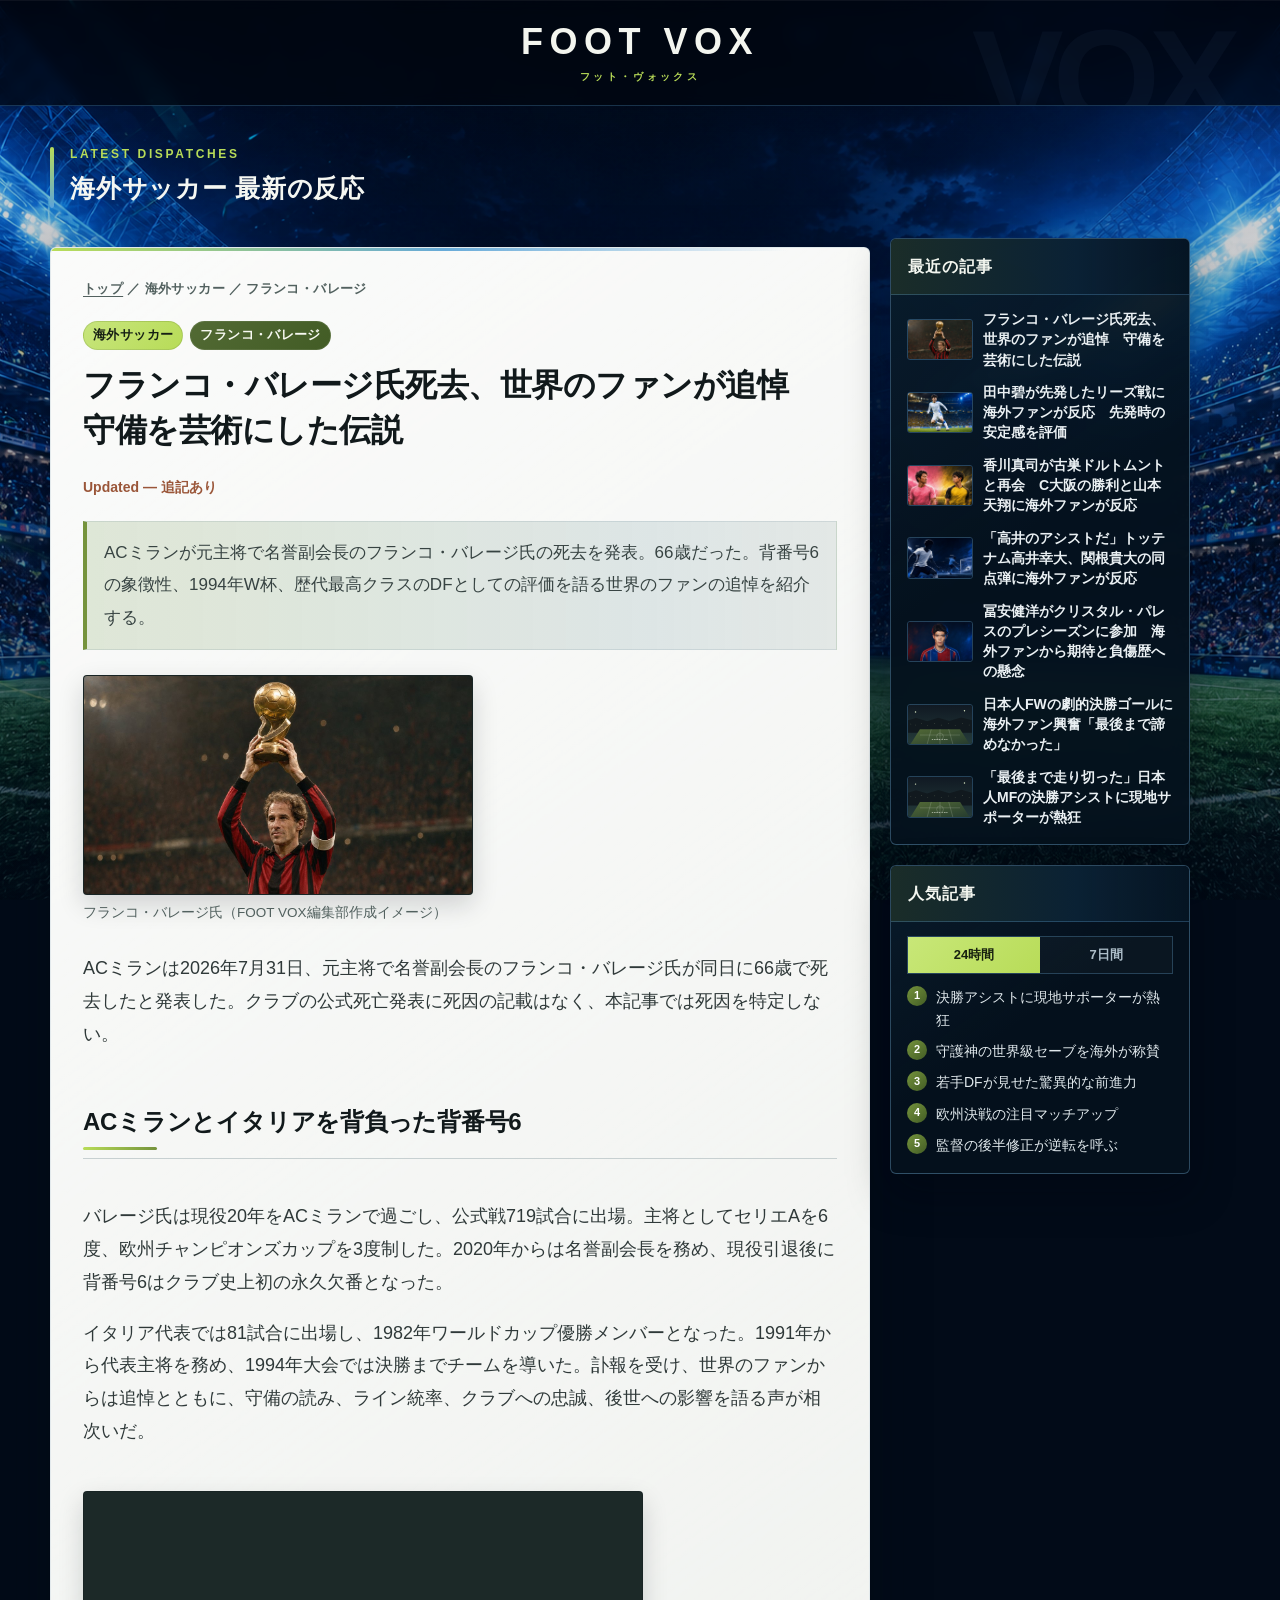
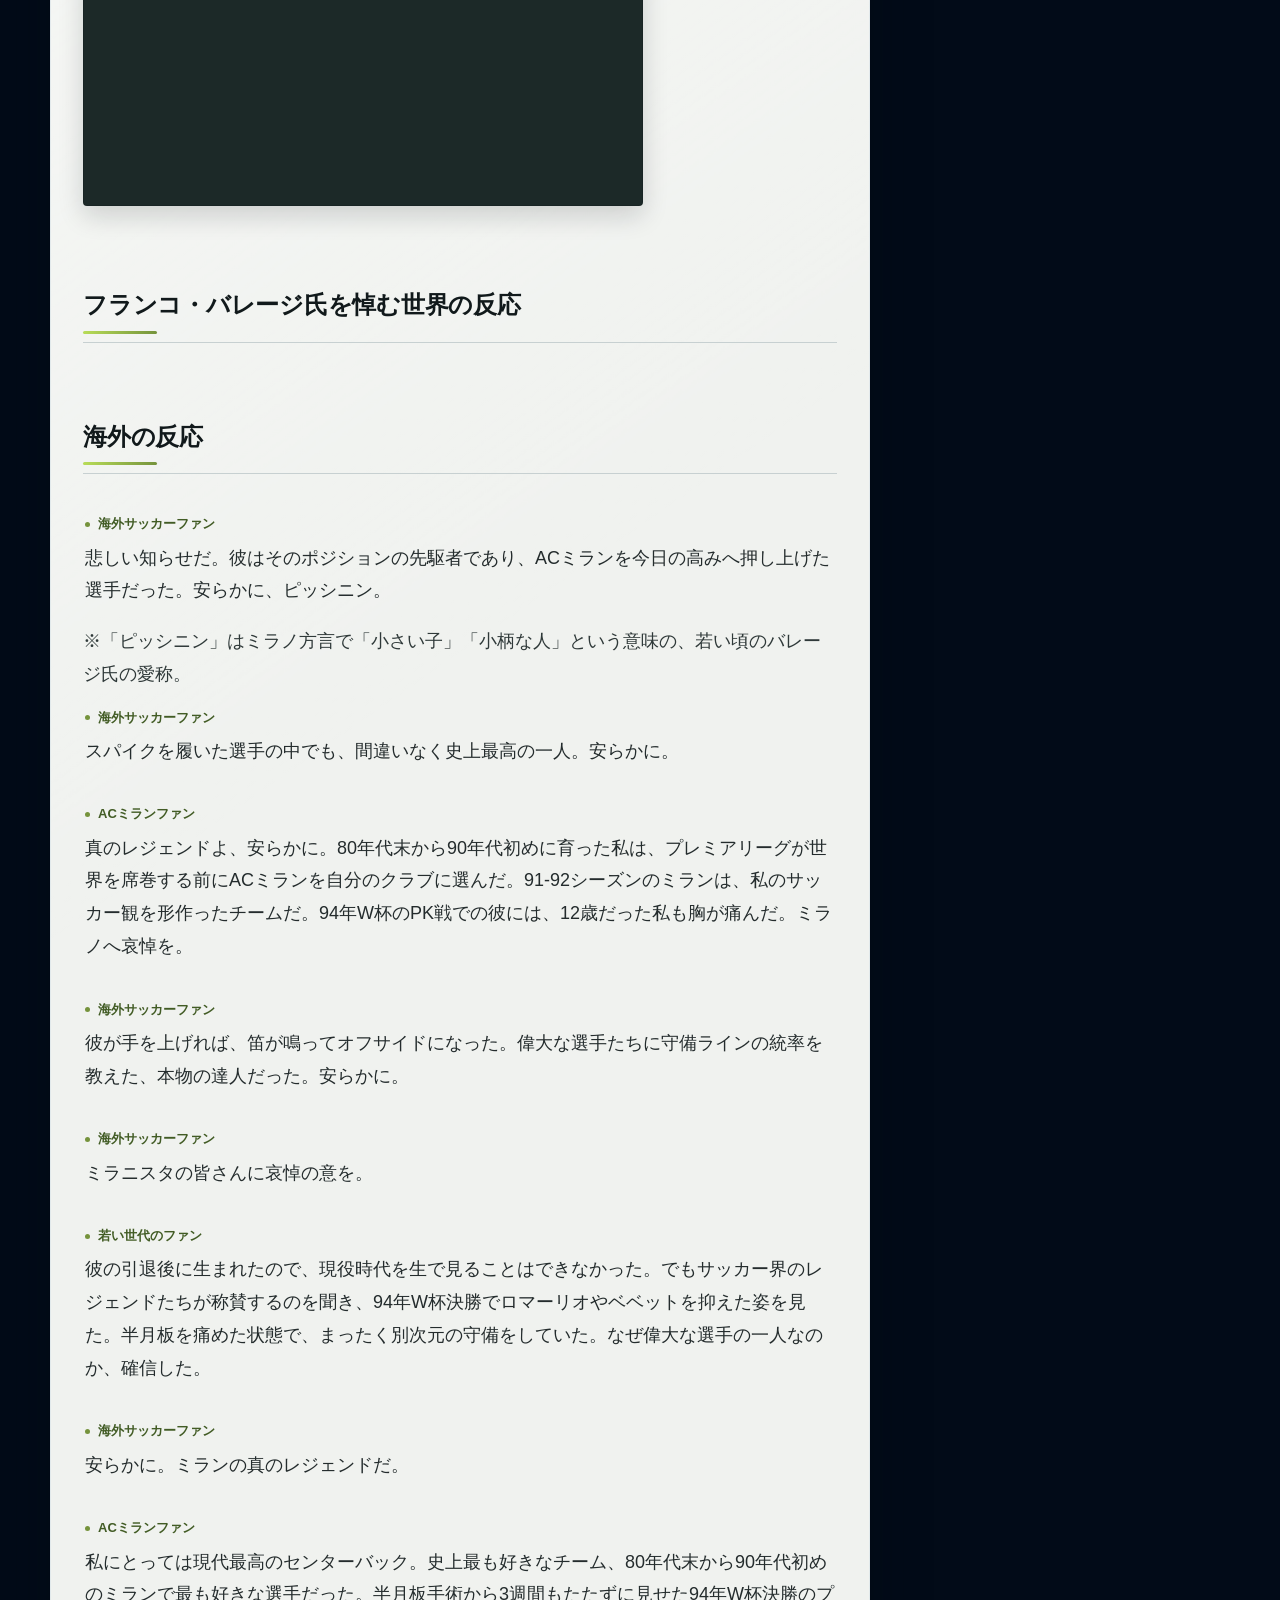
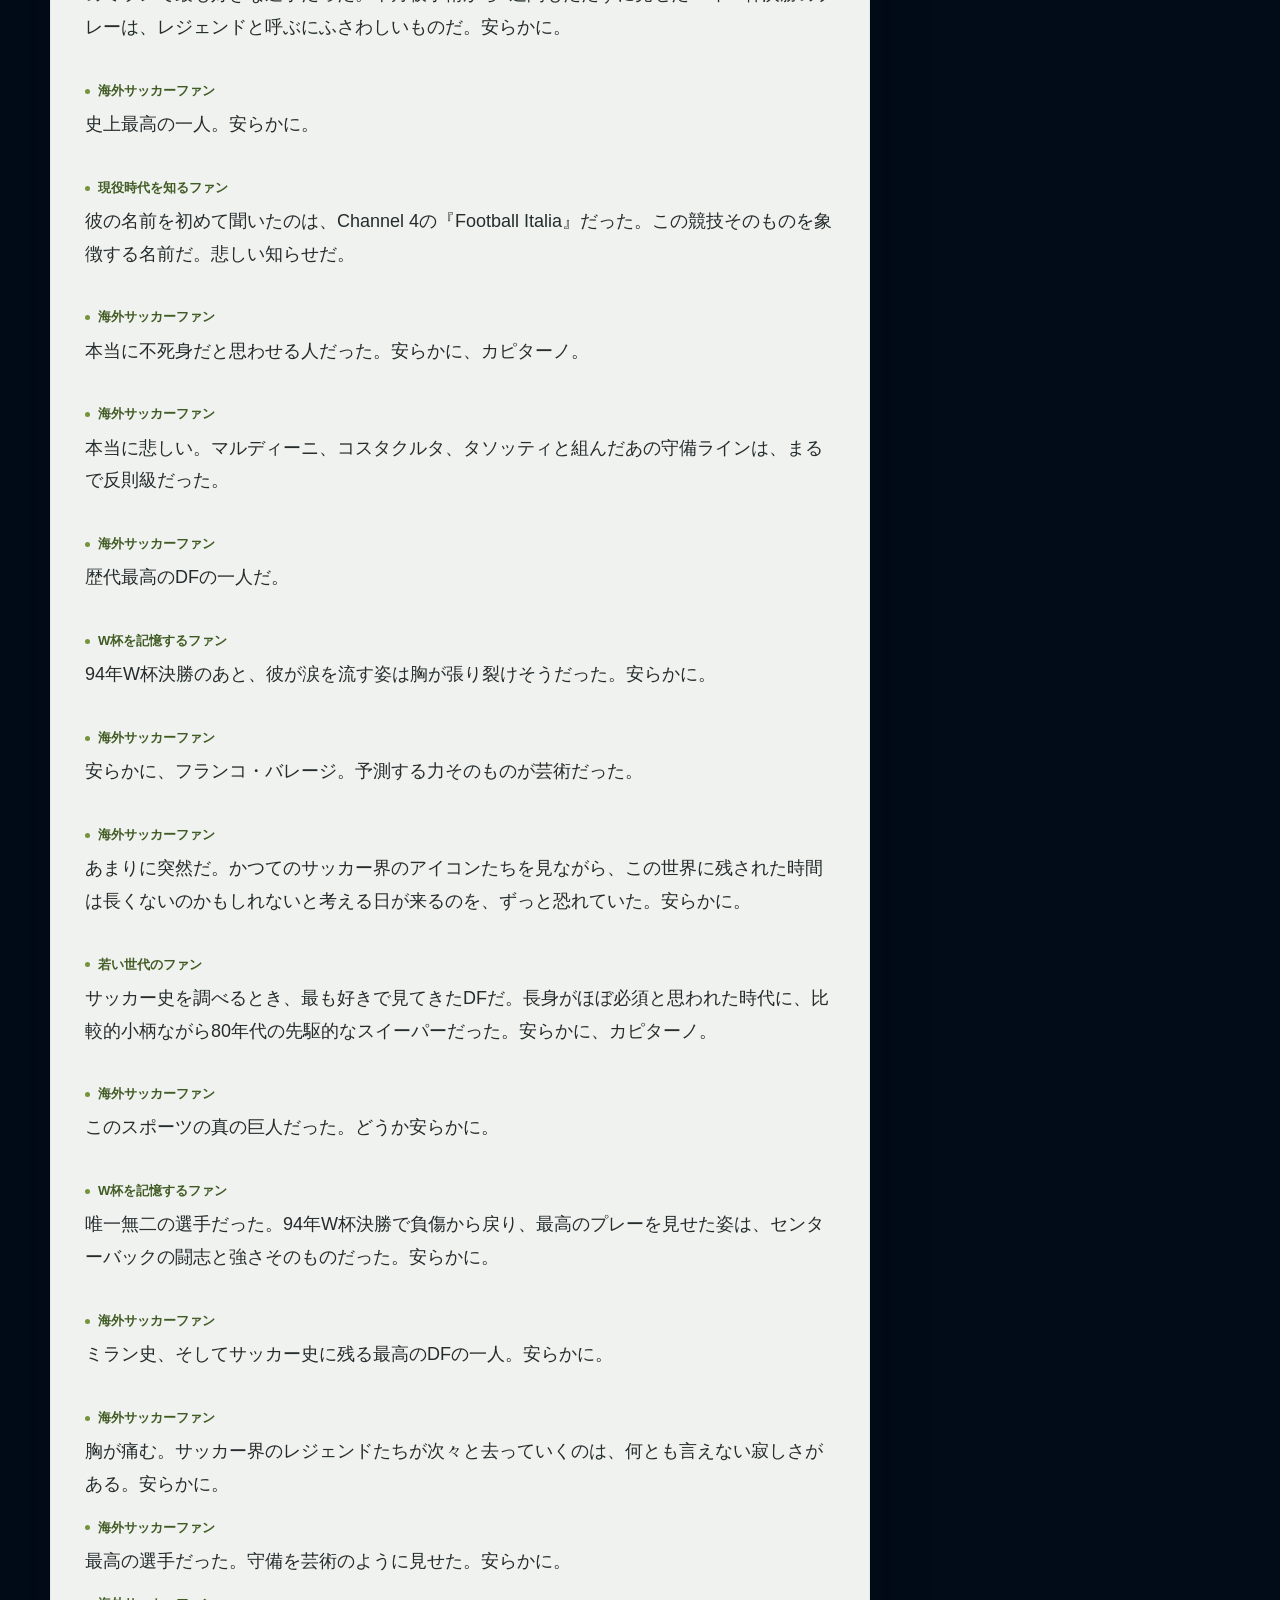
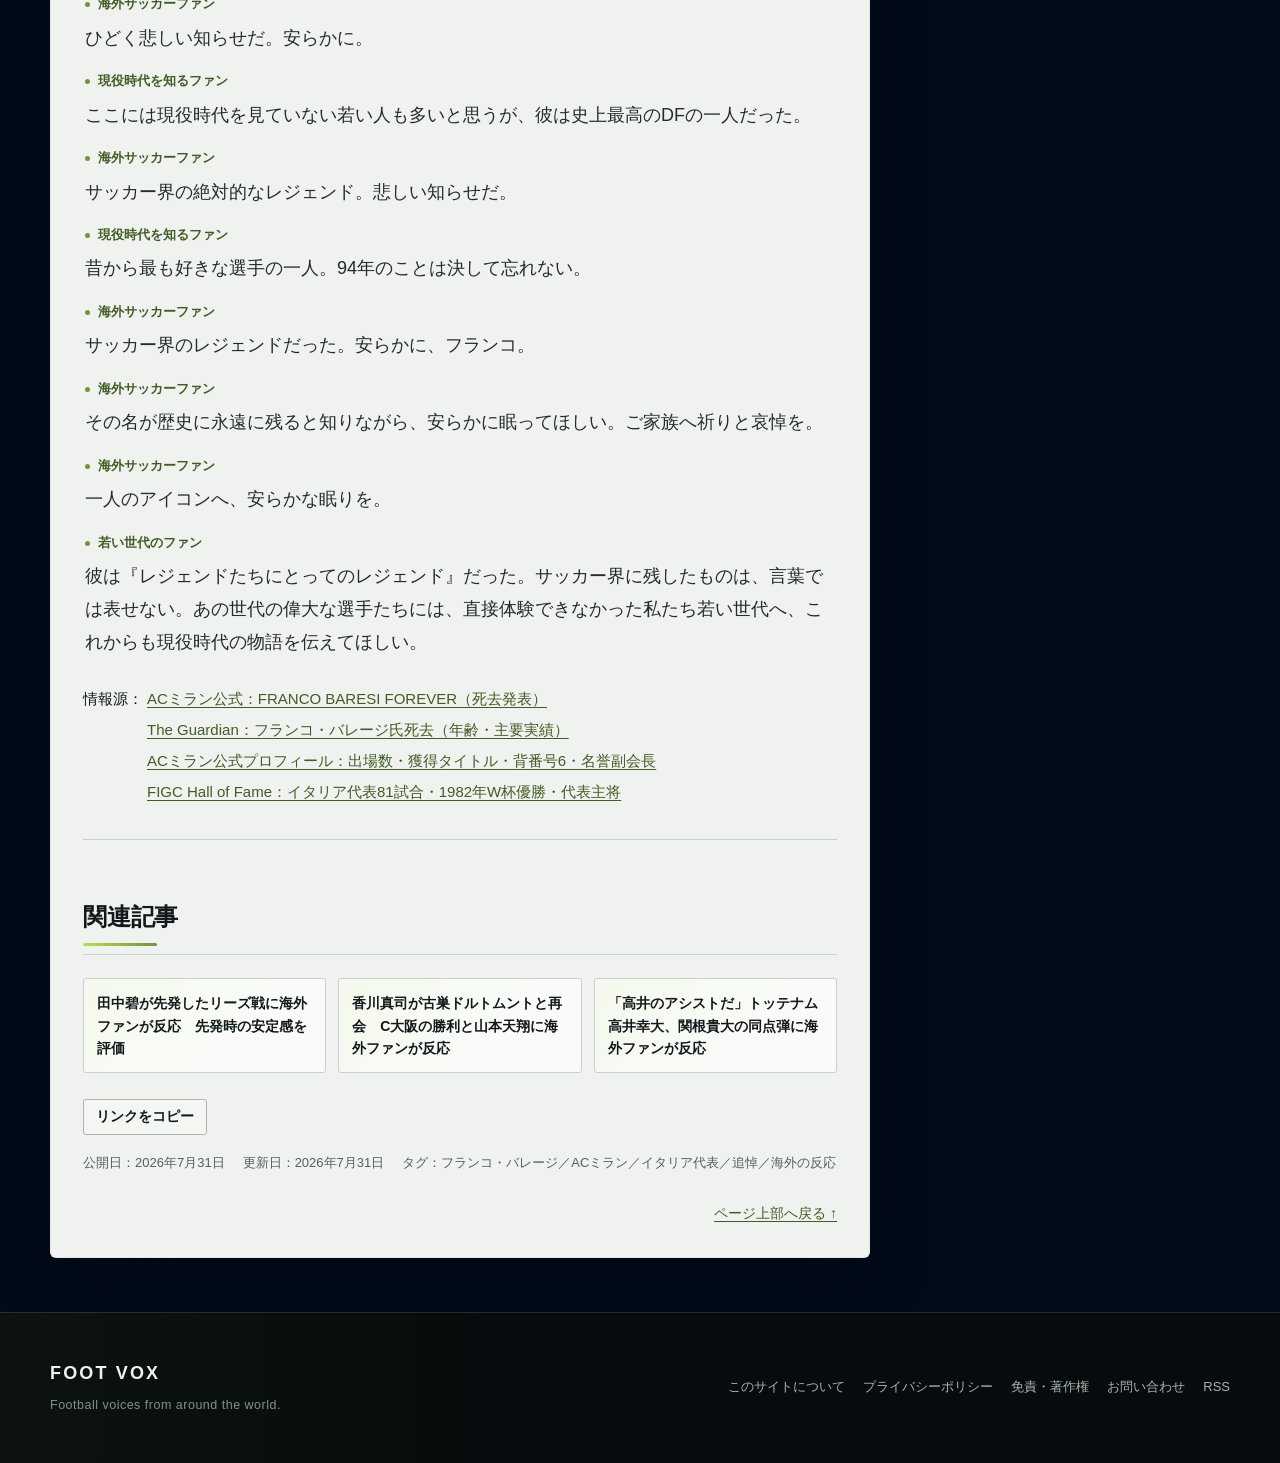
<file: article.html>
<!doctype html>
<html lang="ja">
<head>
  <meta charset="utf-8">
  <meta name="viewport" content="width=device-width, initial-scale=1">
  <meta name="description" content="">
  <meta name="robots" content="noindex, follow">
  <link rel="canonical">
  <meta property="og:type" content="article">
  <meta property="og:site_name" content="FOOT VOX">
  <meta property="og:title" content="">
  <meta property="og:description" content="">
  <meta property="og:image" content="">
  <meta property="og:url" content="">
  <meta name="twitter:card" content="summary_large_image">
  <meta name="twitter:title" content="">
  <meta name="twitter:description" content="">
  <meta name="twitter:image" content="">
  <title>FOOT VOX</title>
  <link rel="icon" href="data:,">
  <link rel="stylesheet" href="styles.css?v=20260731">
</head>
<body id="page-top">
  <!-- PROTOTYPE: Editorial direction selected for design refinement. -->
  <header class="site-header">
    <div class="site-header__inner">
      <a class="site-logo" href="index.html">
        FOOT VOX
        <small>フット・ヴォックス</small>
      </a>
    </div>
  </header>

  <main class="site-grid">
    <section class="main-column" aria-label="記事本文">
      <!-- Future ad code may be inserted into this container. -->
      <div class="ad-slot" data-ad-slot="main-top"></div>

      <h1 class="page-heading"><span>Latest dispatches</span>海外サッカー 最新の反応</h1>

      <article id="article-top" class="article-detail" data-article-detail aria-labelledby="article-title">
        <div class="article-detail__inner">
        <nav class="breadcrumbs" aria-label="パンくず"><a href="index.html">トップ</a> ／ <span data-breadcrumb-category></span> ／ <span data-breadcrumb-tag></span></nav>

        <div class="eyebrow">
          <span class="pill" data-article-category></span>
          <span class="pill pill--muted" data-article-secondary-tag></span>
        </div>

        <h1 id="article-title" class="article-title"></h1>
        <div class="updated-mark">Updated — 追記あり</div>

        <!-- Reorder complete data-content-block elements to compose each article body. GIF uses the same media markup as image. -->
        <div class="article-content-blocks" data-article-blocks data-supported-block-types="text image video gif">
          <div class="article-content-block" data-content-block data-block-type="text" data-text-role="summary">
            <div class="summary-box">
              <p data-summary-existing></p>
              <p data-summary-preview data-render-status="waiting" hidden aria-hidden="true"></p>
            </div>
          </div>

          <div class="article-content-block" data-content-block data-block-type="image">
            <figure class="media-block">
              <img data-article-image width="1200" height="675" alt="">
              <figcaption data-article-image-caption></figcaption>
            </figure>
          </div>

          <!-- Future inline ad code may be inserted into this container. -->
          <div class="ad-slot" data-ad-slot="article-inline"></div>

          <div class="article-body article-stream" data-article-stream></div>

          <div class="article-content-block" data-content-block data-block-type="text" data-text-role="source">
            <p class="source-link">情報源：<span class="source-list" data-source-list></span></p>
          </div>
        </div>

        <div class="article-end">
          <h2 class="section-title">関連記事</h2>
          <ul class="related-list"></ul>

          <div class="share-row" aria-label="記事リンク">
            <button type="button" class="static-control" data-share-x hidden>𝕏 で共有</button>
            <button type="button" class="static-control copy-control" data-copy-article-url aria-describedby="copy-status">リンクをコピー</button>
            <span id="copy-status" class="copy-status" data-copy-status role="status" aria-live="polite" hidden></span>
          </div>

          <div class="article-meta">
            <span data-article-published-date></span>
            <span data-article-updated-date></span>
            <span data-article-tags></span>
          </div>

          <div class="to-top"><a href="#page-top">ページ上部へ戻る ↑</a></div>
        </div>

        </div>
      </article>
    </section>

    <aside class="sidebar" data-sidebar aria-label="サイドバー">
      <section class="side-section" data-sidebar-section="recent-articles">
        <h2 class="side-section__heading">最近の記事</h2>
        <div class="side-section__body">
          <ol class="recent-list" data-sidebar-list="recent-articles">
            <li data-sidebar-item><a href="" data-sidebar-link><img alt="" data-sidebar-field="thumbnail"><span data-sidebar-field="title"></span></a></li>
            <li data-sidebar-item><a href="" data-sidebar-link><img alt="" data-sidebar-field="thumbnail"><span data-sidebar-field="title"></span></a></li>
            <li data-sidebar-item><a href="" data-sidebar-link><img alt="" data-sidebar-field="thumbnail"><span data-sidebar-field="title"></span></a></li>
            <li data-sidebar-item><a href="" data-sidebar-link><img alt="" data-sidebar-field="thumbnail"><span data-sidebar-field="title"></span></a></li>
            <li data-sidebar-item><a href="" data-sidebar-link><img alt="" data-sidebar-field="thumbnail"><span data-sidebar-field="title"></span></a></li>
            <li data-sidebar-item><a href="" data-sidebar-link><img alt="" data-sidebar-field="thumbnail"><span data-sidebar-field="title"></span></a></li>
            <li data-sidebar-item><a href="" data-sidebar-link><img alt="" data-sidebar-field="thumbnail"><span data-sidebar-field="title"></span></a></li>
          </ol>
        </div>
      </section>

      <section class="side-section" data-sidebar-section="popular-articles">
        <h2 class="side-section__heading">人気記事</h2>
        <div class="side-section__body">
          <div class="tabs" aria-label="人気記事タブの状態例">
            <span class="tab tab--selected">24時間</span>
            <span class="tab">7日間</span>
          </div>
          <ol class="popular-list" data-sidebar-list="popular-articles">
            <li data-sidebar-item><a href="" data-sidebar-link style="color: inherit; text-decoration: none;"></a></li>
            <li data-sidebar-item><a href="" data-sidebar-link style="color: inherit; text-decoration: none;"></a></li>
            <li data-sidebar-item><a href="" data-sidebar-link style="color: inherit; text-decoration: none;"></a></li>
            <li data-sidebar-item><a href="" data-sidebar-link style="color: inherit; text-decoration: none;"></a></li>
            <li data-sidebar-item><a href="" data-sidebar-link style="color: inherit; text-decoration: none;"></a></li>
          </ol>
        </div>
      </section>

    </aside>
  </main>

  <footer class="site-footer">
    <div class="site-footer__inner">
      <div class="footer-brand">FOOT VOX<small>Football voices from around the world.</small></div>
      <div class="footer-links" aria-label="フッターナビゲーションの外観例">
        <span>このサイトについて</span>
        <span>プライバシーポリシー</span>
        <span>免責・著作権</span>
        <span>お問い合わせ</span>
        <span>RSS</span>
      </div>
    </div>
  </footer>

  <script src="scripts/article-renderer.js?v=20260730"></script>
  <script>
    (() => {
      const { renderArticle } = window.FootVoxArticleRenderer;
      const detail = document.querySelector("[data-article-detail]");
      const title = document.querySelector("#article-title");
      const metaDescription = document.querySelector('meta[name="description"]');
      const metaRobots = document.querySelector('meta[name="robots"]');
      const canonical = document.querySelector('link[rel="canonical"]');
      const ogTitle = document.querySelector('meta[property="og:title"]');
      const ogDescription = document.querySelector('meta[property="og:description"]');
      const ogImage = document.querySelector('meta[property="og:image"]');
      const ogUrl = document.querySelector('meta[property="og:url"]');
      const twitterTitle = document.querySelector('meta[name="twitter:title"]');
      const twitterDescription = document.querySelector('meta[name="twitter:description"]');
      const twitterImage = document.querySelector('meta[name="twitter:image"]');
      const summary = document.querySelector("[data-summary-existing]");
      const category = document.querySelector("[data-article-category]");
      const secondaryTag = document.querySelector("[data-article-secondary-tag]");
      const breadcrumbCategory = document.querySelector("[data-breadcrumb-category]");
      const breadcrumbTag = document.querySelector("[data-breadcrumb-tag]");
      const image = document.querySelector("[data-article-image]");
      const caption = document.querySelector("[data-article-image-caption]");
      const articleStream = document.querySelector("[data-article-stream]");
      const sourceBlock = document.querySelector('[data-text-role="source"]');
      const sourceList = sourceBlock?.querySelector("[data-source-list]");
      const published = document.querySelector("[data-article-published-date]");
      const updated = document.querySelector("[data-article-updated-date]");
      const tags = document.querySelector("[data-article-tags]");
      const relatedList = document.querySelector(".related-list");
      const copyButton = document.querySelector("[data-copy-article-url]");
      const copyStatus = document.querySelector("[data-copy-status]");
      const requestedId = new URLSearchParams(location.search).get("id");
      const siteBaseUrl = "https://tkd197557-arch.github.io/foot-vox/";
      const MAX_RECENT_ARTICLES = 7;
      const formatDate = (value) => {
        const [year, month, day] = String(value || "").split("-").map(Number);
        return year && month && day ? `${year}年${month}月${day}日` : "";
      };
      const articleHref = (id) => `article.html?id=${encodeURIComponent(id)}`;
      const createSidebarData = (sidebarConfig, articles) => ({
        ...sidebarConfig,
        recentArticles: articles
          .filter((article) => article.listOnHome !== false)
          .slice(0, MAX_RECENT_ARTICLES)
          .map((article) => ({
            articleId: article.articleId,
            thumbnail: article.image?.src || "",
            title: article.title,
            href: articleHref(article.articleId)
          }))
      });
      const selectRelatedArticles = (articles, current) => {
        const currentTags = new Set(current.tags || []);
        const candidates = articles
          .filter((article) => article.articleId !== current.articleId && article.relatedEligible !== false)
          .map((article) => ({
            ...article,
            commonTagCount: (article.tags || []).filter((tag) => currentTags.has(tag)).length
          }));
        const related = candidates
          .filter((article) => article.commonTagCount > 0)
          .sort((left, right) => (
            right.commonTagCount - left.commonTagCount
          ))
          .slice(0, 3);
        if (related.length < 3) {
          const selected = new Set(related.map((article) => article.articleId));
          related.push(...candidates
            .filter((article) => !selected.has(article.articleId))
            .slice(0, 3 - related.length));
        }
        return related;
      };
      const fillSidebar = (sidebar, articles) => {
        const ids = new Set(articles.map((article) => article.articleId));
        const recentList = document.querySelector('[data-sidebar-list="recent-articles"]');
        const recentTemplate = recentList?.querySelector("[data-sidebar-item]") || null;
        const recentItems = recentTemplate
          ? sidebar.recentArticles.map(() => recentTemplate.cloneNode(true))
          : [];
        recentList?.replaceChildren(...recentItems);
        recentItems
          .forEach((item, index) => {
            const data = sidebar.recentArticles[index];
            const link = item.querySelector("a");
            const thumbnail = item.querySelector("img");
            if (!data) return;
            item.dataset.articleId = data.articleId || "";
            link.href = ids.has(data.articleId) ? articleHref(data.articleId) : data.href;
            thumbnail.src = data.thumbnail;
            item.querySelector("span").textContent = data.title;
          });
        document.querySelectorAll('[data-sidebar-list="popular-articles"] [data-sidebar-item]')
          .forEach((item, index) => {
            const data = sidebar.popularArticles[index];
            if (!data) return;
            item.dataset.articleId = data.articleId || "";
            item.dataset.rank = data.rank;
            const link = item.querySelector("a");
            link.href = ids.has(data.articleId) ? articleHref(data.articleId) : data.href || "article.html";
            link.textContent = data.title;
          });
      };
      window.FOOT_VOX = window.FOOT_VOX || {};
      const context = {
        ready: null,
        loadStatus: "loading",
        articleData: null,
        relatedArticles: [],
        canonicalUrl: ""
      };
      window.FOOT_VOX.articleContext = context;
      let copyStatusTimer = null;
      const showCopyStatus = (message, state) => {
        if (!copyStatus) return;
        if (copyStatusTimer) window.clearTimeout(copyStatusTimer);
        copyStatus.textContent = message;
        copyStatus.dataset.state = state;
        copyStatus.hidden = false;
        copyStatusTimer = window.setTimeout(() => {
          copyStatus.hidden = true;
        }, 2400);
      };
      const writeClipboardText = async (text) => {
        if (navigator.clipboard?.writeText) {
          await navigator.clipboard.writeText(text);
          return true;
        }
        const textarea = document.createElement("textarea");
        textarea.value = text;
        textarea.setAttribute("readonly", "");
        textarea.style.position = "fixed";
        textarea.style.opacity = "0";
        document.body.append(textarea);
        textarea.select();
        const copied = document.execCommand("copy");
        textarea.remove();
        return copied;
      };
      copyButton?.addEventListener("click", async () => {
        if (copyStatus) copyStatus.hidden = true;
        try {
          await context.ready;
          if (!context.canonicalUrl) throw new Error("Canonical URL is unavailable");
          const copied = await writeClipboardText(context.canonicalUrl);
          if (!copied) throw new Error("Clipboard write failed");
          showCopyStatus("コピーしました", "success");
        } catch {
          showCopyStatus("コピーできませんでした", "error");
        }
      });
      context.ready = fetch("data/articles.json?v=20260730", { cache: "no-store" })
        .then((response) => {
          if (!response.ok) throw new Error(`Article data request failed: ${response.status}`);
          return response.json();
        })
        .then((payload) => {
          const articles = payload.articles;
          const requestedArticle = requestedId
            ? articles.find((item) => item.articleId === requestedId)
            : null;
          const article = requestedArticle
            || articles.find((item) => item.listOnHome !== false);
          if (!article) throw new Error("Article not found");
          const tag = (article.tags || []).find(
            (item) => item !== article.category && item !== "海外の反応"
          ) || article.tags?.[0] || "";
          detail.dataset.articleId = article.articleId;
          title.textContent = article.title;
          document.title = `${article.seoTitle || article.title}｜FOOT VOX`;
          metaDescription.content = article.description;
          const canonicalUrl = new URL(
            `article.html?id=${encodeURIComponent(article.articleId)}`,
            siteBaseUrl
          ).href;
          context.canonicalUrl = requestedArticle ? canonicalUrl : "";
          const socialImageUrl = new URL(article.image.src, siteBaseUrl).href;
          const isIndexable = Boolean(requestedArticle) && article.indexable !== false;

          metaRobots.content = isIndexable ? "index, follow" : "noindex, follow";
          if (requestedArticle) {
            canonical.href = canonicalUrl;
          } else {
            canonical.removeAttribute("href");
          }
          ogTitle.content = article.title;
          ogDescription.content = article.description;
          ogImage.content = socialImageUrl;
          ogUrl.content = requestedArticle ? canonicalUrl : "";
          twitterTitle.content = article.title;
          twitterDescription.content = article.description;
          twitterImage.content = socialImageUrl;
          summary.textContent = article.description;
          category.textContent = article.category;
          secondaryTag.textContent = tag;
          breadcrumbCategory.textContent = article.category;
          breadcrumbTag.textContent = tag;
          image.src = article.image.src;
          image.alt = article.image.alt;
          caption.textContent = article.image.caption;
          published.textContent = `公開日：${formatDate(article.publishedDate)}`;
          updated.textContent = `更新日：${formatDate(article.updatedDate)}`;
          tags.textContent = `タグ：${article.tags.join("／")}`;
          const related = selectRelatedArticles(articles, article);
          renderArticle(article, {
            body: {
              container: articleStream,
              includeReactionIds: true
            },
            sources: {
              block: sourceBlock,
              list: sourceList
            },
            related: {
              items: related,
              container: relatedList,
              hrefForArticle: (item) => articleHref(item.articleId)
            }
          });
          fillSidebar(createSidebarData(payload.homeSidebar, [...articles]), articles);
          context.articleData = article;
          context.relatedArticles = related;
          context.loadStatus = "loaded";
          if (location.hash === "#reaction-9") {
            requestAnimationFrame(() => document.querySelector("#reaction-9")?.scrollIntoView());
          }
          return article;
        })
        .catch((error) => {
          context.loadStatus = "error";
          context.error = error.message;
          throw error;
        });
    })();
  </script>
</body>
</html>
</file>
<file: styles.css>
:root {
  --graphite-950: #020713;
  --graphite-900: #071323;
  --graphite-800: #10283c;
  --surface: #f0f2ef;
  --surface-strong: #fafbf8;
  --surface-muted: #e2e7e5;
  --ink: #11191b;
  --ink-soft: #52615f;
  --olive: #75933c;
  --olive-dark: #425c25;
  --lime: #b8dc58;
  --line: #c7d0d1;
  --stadium-blue: #2f8fdf;
  --stadium-cyan: #72c8ff;
  --gold: #d1a950;
  --white: #fff;
  --radius-sm: 6px;
  --radius-md: 10px;
  --shadow-card: 0 22px 58px rgba(0, 8, 20, .38);
  --space-1: 6px;
  --space-2: 10px;
  --space-3: 16px;
  --space-4: 22px;
  --space-5: 30px;
  --space-6: 42px;
  --page-width: 1180px;
  --main-width: 820px;
  --side-width: 300px;
  --column-gap: 20px;
  color-scheme: light;
}

* { box-sizing: border-box; }

html {
  scroll-behavior: smooth;
  scroll-padding-top: 24px;
}

body {
  position: relative;
  isolation: isolate;
  margin: 0;
  min-width: 1180px;
  color: var(--ink);
  background-color: #020b18;
  background-image: url("assets/foot-vox-stadium-background.png");
  background-repeat: no-repeat;
  background-position: center top;
  background-size: cover;
  background-attachment: fixed;
  font-family: -apple-system, BlinkMacSystemFont, "Segoe UI", "Yu Gothic UI", "Hiragino Kaku Gothic ProN", Meiryo, sans-serif;
  line-height: 1.75;
}

body::before {
  position: fixed;
  z-index: 0;
  inset: 0;
  content: "";
  pointer-events: none;
  background: linear-gradient(
    180deg,
    rgba(1, 7, 18, .12) 0%,
    rgba(1, 9, 22, .26) 42%,
    rgba(2, 11, 24, .6) 82%,
    rgba(2, 11, 24, .82) 100%
  );
}

.site-header,
.site-grid,
.site-footer {
  position: relative;
  z-index: 1;
}

a {
  color: var(--olive-dark);
  text-decoration-thickness: 1px;
  text-underline-offset: 3px;
}

a:hover { color: #2f3b1e; }

a:focus-visible,
button:focus-visible,
input:focus-visible {
  outline: 3px solid #d4aa4f;
  outline-offset: 4px;
}

img {
  display: block;
  max-width: 100%;
  height: auto;
}

.site-header {
  overflow: hidden;
  border-top: 1px solid rgba(255,255,255,.05);
  border-bottom: 1px solid rgba(95,173,232,.26);
  background: rgba(1, 7, 15, .68);
  backdrop-filter: blur(7px);
}

.site-header::after {
  position: absolute;
  right: max(calc((100% - var(--page-width)) / 2), 20px);
  bottom: -42px;
  content: "VOX";
  color: rgba(109, 174, 221, .045);
  font-size: 138px;
  font-weight: 900;
  line-height: 1;
  letter-spacing: -.08em;
  pointer-events: none;
}

.site-header__inner {
  position: relative;
  z-index: 1;
  width: var(--page-width);
  height: 104px;
  margin: 0 auto;
  display: grid;
  place-items: center;
}

.site-logo {
  color: #f3f5ef;
  font-size: 36px;
  font-weight: 900;
  line-height: 1;
  letter-spacing: .18em;
  text-decoration: none;
}

.site-logo small {
  display: block;
  margin-top: 12px;
  color: var(--lime);
  font-size: 10px;
  font-weight: 650;
  letter-spacing: .33em;
  text-align: center;
}

.site-grid {
  width: var(--page-width);
  margin: 38px auto 0;
  display: grid;
  grid-template-columns: var(--main-width) var(--side-width);
  gap: var(--column-gap);
  align-items: stretch;
}

.main-column {
  min-width: 0;
}

.ad-slot:empty {
  display: none;
}

.page-heading {
  position: relative;
  margin: 0 0 22px;
  padding: 0 0 14px 20px;
  color: #f5f7f2;
  font-size: 25px;
  font-weight: 800;
  letter-spacing: .03em;
}

.page-heading::before {
  position: absolute;
  top: 3px;
  bottom: 17px;
  left: 0;
  width: 4px;
  content: "";
  border-radius: 99px;
  background: linear-gradient(var(--lime), #5da3d9);
  box-shadow: 0 0 22px rgba(83,161,218,.3);
}

.page-heading span {
  display: block;
  margin-bottom: 2px;
  color: var(--lime);
  font-size: 12px;
  font-weight: 800;
  letter-spacing: .22em;
  text-transform: uppercase;
}

.feed {
  display: grid;
  gap: var(--space-5);
}

.article-card,
.article-detail {
  position: relative;
  overflow: hidden;
  border: 1px solid rgba(224,232,235,.9);
  border-radius: var(--radius-sm);
  background:
    linear-gradient(145deg, rgba(255,255,255,.7), transparent 36%),
    var(--surface);
  box-shadow: var(--shadow-card);
}

.article-card::before,
.article-detail::before {
  position: absolute;
  z-index: 2;
  top: 0;
  right: 0;
  left: 0;
  height: 3px;
  content: "";
  background: linear-gradient(90deg, var(--lime), #67aad8 48%, transparent 90%);
}

.article-card__inner,
.article-detail__inner {
  padding: 30px 32px 31px;
}

.eyebrow {
  display: flex;
  flex-wrap: wrap;
  gap: 7px;
  margin-bottom: 13px;
}

.pill {
  display: inline-flex;
  align-items: center;
  min-height: 24px;
  padding: 2px 9px;
  border-radius: 999px;
  border: 1px solid rgba(67,87,42,.16);
  color: #162014;
  background: linear-gradient(135deg, #c7e57c, var(--lime));
  font-size: 13px;
  font-weight: 800;
  letter-spacing: .03em;
}

.pill--muted {
  color: #f7f9f2;
  border-color: rgba(255,255,255,.08);
  background: linear-gradient(135deg, #526a34, var(--olive-dark));
}

.article-title {
  margin: 0 0 17px;
  font-size: 32px;
  font-weight: 850;
  line-height: 1.4;
  letter-spacing: -.015em;
}

.article-title a {
  color: var(--ink);
  text-decoration: none;
}

.article-title a:hover { color: var(--olive-dark); }

.summary-box {
  margin-bottom: 20px;
  padding: 15px 17px;
  border: 1px solid rgba(69,107,126,.13);
  border-left: 4px solid var(--olive);
  background:
    linear-gradient(90deg, rgba(184,220,88,.11), rgba(95,169,218,.045) 75%, transparent),
    #e3e8e6;
  color: #374342;
  font-size: 17px;
  line-height: 1.82;
}

.summary-box p { margin: 0; }

.media-block {
  margin: 0 0 22px;
}

.media-block img {
  width: 100%;
  border: 1px solid rgba(10,22,24,.22);
  border-radius: 4px;
  background: #1c2928;
  box-shadow: 0 10px 26px rgba(11,21,22,.16);
}

.media-block figcaption {
  margin-top: 7px;
  color: var(--ink-soft);
  font-size: 13.5px;
  line-height: 1.65;
}

.reactions {
  display: grid;
  gap: 38px;
}

.reaction {
  margin: 0;
  padding: 0 2px;
  color: #242c2d;
  font-size: 18px;
  line-height: 1.82;
}

.reaction__meta {
  position: relative;
  padding-left: 13px;
  display: block;
  margin: 0 0 8px;
  color: var(--olive-dark);
  font-size: 13px;
  font-weight: 800;
  line-height: 1.4;
}

.reaction__meta::before {
  position: absolute;
  top: .52em;
  left: 0;
  width: 5px;
  height: 5px;
  content: "";
  border-radius: 50%;
  background: var(--olive);
}

.reaction__translation {
  margin: 0;
}

.continue-row {
  display: flex;
  justify-content: flex-end;
  margin-top: 22px;
}

.continue-link {
  display: inline-flex;
  align-items: center;
  gap: 9px;
  padding: 9px 16px;
  border-radius: 3px;
  border: 1px solid rgba(183,217,99,.4);
  color: #f5f8f0;
  background: linear-gradient(135deg, #253632, #13211f);
  font-size: 14px;
  font-weight: 850;
  text-decoration: none;
  box-shadow: 0 9px 22px rgba(9,18,18,.16);
}

.continue-link::after { content: "→"; }

.continue-link:hover {
  color: #17200f;
  background: var(--lime);
}

.sidebar {
  display: grid;
  gap: 20px;
  padding-top: 94px;
  align-content: start;
}

.side-section {
  overflow: hidden;
  border: 1px solid rgba(112, 166, 204, .38);
  border-radius: var(--radius-sm);
  color: #dfe9ef;
  background:
    linear-gradient(145deg, rgba(31, 78, 109, .18), transparent 48%),
    rgba(5, 17, 29, .94);
  box-shadow: 0 18px 42px rgba(0, 5, 16, .38);
  backdrop-filter: blur(10px);
}

.side-section__heading {
  margin: 0;
  padding: 14px 17px 13px;
  border-bottom: 1px solid rgba(102, 174, 224, .28);
  color: #f3f6ef;
  background:
    linear-gradient(90deg, rgba(184,220,88,.12), rgba(50,125,180,.12) 62%, transparent),
    rgba(6, 21, 34, .94);
  font-size: 16px;
  font-weight: 850;
  letter-spacing: .07em;
}

.side-section__body {
  padding: 14px 16px 16px;
  color: #dbe5eb;
}

.recent-list,
.popular-list,
.category-list,
.related-list {
  margin: 0;
  padding: 0;
  list-style: none;
}

.recent-list {
  display: grid;
  gap: 12px;
}

.recent-list a {
  display: grid;
  grid-template-columns: 66px 1fr;
  gap: 10px;
  align-items: center;
  color: #eaf0f3;
  font-size: 14px;
  font-weight: 700;
  line-height: 1.45;
  text-decoration: none;
  transition: color .16s ease, transform .16s ease;
}

.recent-list a:hover {
  color: var(--lime);
  transform: translateX(3px);
}

.recent-list img {
  width: 66px;
  aspect-ratio: 16 / 10;
  object-fit: cover;
  border: 1px solid rgba(105, 172, 219, .32);
  border-radius: 3px;
}

.tabs {
  display: grid;
  grid-template-columns: 1fr 1fr;
  margin-bottom: 12px;
  border: 1px solid rgba(103, 162, 201, .34);
}

.tab {
  padding: 7px 5px;
  color: #adbec9;
  background: rgba(255,255,255,.025);
  font-size: 13px;
  font-weight: 800;
  text-align: center;
}

.tab--selected {
  color: #17200f;
  background: linear-gradient(135deg, #c8e778, var(--lime));
}

.popular-list {
  display: grid;
  gap: 9px;
  counter-reset: popular;
}

.popular-list li {
  display: grid;
  grid-template-columns: 22px 1fr;
  gap: 7px;
  align-items: start;
  counter-increment: popular;
  font-size: 14px;
  line-height: 1.6;
  color: #e1e9ed;
}

.popular-list li::before {
  content: counter(popular);
  display: grid;
  width: 20px;
  height: 20px;
  place-items: center;
  border-radius: 50%;
  color: white;
  background: linear-gradient(135deg, var(--olive), var(--olive-dark));
  font-size: 11px;
  font-weight: 800;
}

.search-form {
  display: grid;
  grid-template-columns: 1fr auto;
}

.search-form input {
  min-width: 0;
  height: 38px;
  padding: 0 10px;
  border: 1px solid rgba(105, 166, 207, .45);
  border-right: 0;
  border-radius: 3px 0 0 3px;
  color: #eef4f7;
  background: rgba(1, 10, 19, .72);
  font: inherit;
  font-size: 14px;
}

.search-form span {
  display: grid;
  min-width: 58px;
  place-items: center;
  border-radius: 0 3px 3px 0;
  color: #17200f;
  background: linear-gradient(135deg, #c8e778, var(--lime));
  font-size: 14px;
  font-weight: 800;
}

.category-list {
  display: grid;
  grid-template-columns: 1fr 1fr;
  gap: 7px 12px;
  font-size: 14px;
}

.category-list li {
  display: flex;
  justify-content: space-between;
  gap: 8px;
  padding-bottom: 4px;
  border-bottom: 1px dotted rgba(155, 190, 212, .3);
  color: #dbe5eb;
}

.kana-group {
  margin-top: 15px;
  padding-top: 12px;
  border-top: 1px solid rgba(117, 173, 209, .25);
}

.kana-group__label {
  margin-bottom: 7px;
  color: var(--lime);
  font-size: 13px;
  font-weight: 850;
}

.pagination {
  display: flex;
  justify-content: center;
  gap: 8px;
  margin: 32px 0 0;
}

.pagination a,
.pagination span {
  display: grid;
  width: 38px;
  height: 38px;
  place-items: center;
  border: 1px solid rgba(255,255,255,.18);
  border-radius: 5px;
  color: #e8eee2;
  background: rgba(255,255,255,.045);
  font-size: 13px;
  text-decoration: none;
}

.pagination .current {
  color: #17200f;
  border-color: var(--lime);
  background: linear-gradient(135deg, #c8e778, var(--lime));
  box-shadow: 0 8px 22px rgba(183,217,99,.15);
}

.site-footer {
  margin-top: 54px;
  border-top: 1px solid rgba(255,255,255,.12);
  background:
    linear-gradient(90deg, rgba(183,217,99,.035), transparent 42%),
    #060b0d;
}

.site-footer__inner {
  width: var(--page-width);
  min-height: 150px;
  margin: 0 auto;
  display: grid;
  grid-template-columns: 1fr auto;
  gap: 30px;
  align-items: center;
}

.footer-brand {
  color: #eef2e9;
  font-size: 18px;
  font-weight: 850;
  letter-spacing: .12em;
}

.footer-brand small {
  display: block;
  margin-top: 6px;
  color: #82918d;
  font-size: 12.5px;
  font-weight: 500;
  letter-spacing: .04em;
}

.footer-links {
  display: flex;
  flex-wrap: wrap;
  justify-content: flex-end;
  gap: 9px 18px;
  max-width: 600px;
  color: #a9b3ac;
  font-size: 13px;
}

.footer-links span { white-space: nowrap; }

.breadcrumbs {
  margin-bottom: 18px;
  color: var(--ink-soft);
  font-size: 13px;
  line-height: 1.65;
  font-weight: 650;
  letter-spacing: .03em;
}

.breadcrumbs a { color: var(--ink-soft); }

.updated-mark {
  display: inline-block;
  margin: -6px 0 18px;
  color: #9a5639;
  font-size: 14px;
  font-weight: 850;
}

.source-link {
  margin: -3px 0 22px;
  font-size: 15px;
  line-height: 1.75;
  display: grid;
  grid-template-columns: max-content minmax(0, 1fr);
  align-items: start;
  column-gap: 4px;
}

.source-list {
  display: grid;
  gap: 4px;
  min-width: 0;
}

.source-list__item,
.source-list__item a {
  min-width: 0;
  overflow-wrap: anywhere;
}

.article-body {
  display: grid;
  gap: 18px;
  margin: 8px 0 30px;
}

.article-body[hidden] {
  display: none;
}

.article-body--after {
  margin-top: 36px;
}

.article-body__heading {
  margin-bottom: 0;
}

.article-copy,
.article-note {
  margin: 0;
  color: #2f3939;
  font-size: 18px;
  line-height: 1.82;
}

.article-note {
  padding: 14px 16px;
  border-left: 4px solid var(--olive);
  background: rgba(111, 143, 58, .08);
  font-size: 15px;
}

.article-link-card {
  display: grid;
  gap: 8px;
  padding: 18px 20px;
  border: 1px solid rgba(69, 107, 126, .28);
  border-left: 4px solid var(--olive);
  border-radius: 4px;
  background: #f8faf8;
  color: inherit;
  text-decoration: none;
  transition: border-color .2s ease, background-color .2s ease;
}

.article-link-card:hover,
.article-link-card:focus-visible {
  border-color: var(--olive);
  background: #f2f7ed;
}

.article-link-card__title {
  color: #172221;
  font-size: 19px;
  line-height: 1.5;
}

.article-link-card__description {
  color: #42504f;
  font-size: 15px;
  line-height: 1.75;
}

.article-link-card__source {
  color: var(--olive-dark);
  font-size: 13px;
  font-weight: 800;
}

.article-x-embed {
  width: 100%;
  max-width: 560px;
  min-width: 0;
  margin: 0 auto;
  overflow: hidden;
}

.article-x-embed .twitter-tweet {
  width: 100% !important;
  max-width: 560px !important;
  min-width: 0 !important;
  margin: 0 auto !important;
}

.article-x-embed iframe {
  display: block;
  width: 100% !important;
  max-width: 100% !important;
  margin: 0 auto !important;
}

.article-x-embed__fallback {
  display: flex;
  min-height: 132px;
  padding: 20px;
  align-items: center;
  justify-content: center;
  border: 1px solid rgba(69, 107, 126, .28);
  border-left: 4px solid var(--olive);
  border-radius: 4px;
  color: var(--olive-dark);
  background: #f8faf8;
  font-size: 16px;
  font-weight: 800;
  line-height: 1.6;
  text-align: center;
  overflow-wrap: anywhere;
}

.section-title {
  margin: 30px 0 20px;
  padding-bottom: 8px;
  border-bottom: 1px solid var(--line);
  font-size: 24px;
  font-weight: 850;
  letter-spacing: -.01em;
}

.section-title::after {
  display: block;
  width: 74px;
  height: 3px;
  margin-top: 8px;
  content: "";
  border-radius: 99px;
  background: linear-gradient(90deg, var(--lime), var(--olive));
}

.article-detail .media-block img {
  width: 390px;
}

.video-placeholder {
  width: 560px;
  aspect-ratio: 16 / 9;
  margin: 25px 0;
  display: grid;
  place-items: center;
  border-radius: 4px;
  color: #eaf0df;
  border: 1px solid rgba(183,217,99,.2);
  background:
    radial-gradient(circle, rgba(183,217,99,.2) 0 14%, transparent 15%),
    linear-gradient(135deg, #263a3a, #0b1316);
  box-shadow: 0 14px 34px rgba(7,13,16,.2);
  font-size: 13px;
  letter-spacing: .12em;
}

.video-placeholder strong {
  display: block;
  font-size: 44px;
  line-height: 1;
  text-align: center;
}

.article-detail .media-block--embed {
  width: 560px;
  margin: 25px 0;
}

.media-embed {
  position: relative;
  overflow: hidden;
  width: 100%;
  aspect-ratio: 16 / 9;
  border: 1px solid rgba(10,22,24,.22);
  border-radius: 4px;
  background: #1c2928;
  box-shadow: 0 10px 26px rgba(11,21,22,.16);
}

.media-embed > iframe,
.media-embed > video,
.media-embed > .twitter-tweet {
  width: 100% !important;
  max-width: none !important;
  height: 100% !important;
  margin: 0 !important;
  border: 0;
}

.media-embed > .video-placeholder {
  width: 100%;
  height: 100%;
  margin: 0;
  border: 0;
  border-radius: 0;
  box-shadow: none;
}

.article-end {
  margin-top: 34px;
  padding-top: 24px;
  border-top: 1px solid var(--line);
}

.related-list {
  display: grid;
  grid-template-columns: repeat(3, 1fr);
  gap: 12px;
}

.related-list a {
  display: block;
  padding: 13px;
  border: 1px solid var(--line);
  border-radius: 3px;
  color: var(--ink);
  background:
    linear-gradient(135deg, rgba(183,217,99,.08), transparent 60%),
    var(--surface-strong);
  font-size: 14px;
  font-weight: 750;
  line-height: 1.6;
  text-decoration: none;
  transition: border-color .16s ease, transform .16s ease;
}

.related-list a:hover {
  border-color: var(--olive);
  transform: translateY(-2px);
}

.share-row {
  display: flex;
  gap: 10px;
  margin: 26px 0 17px;
}

.share-row [hidden] {
  display: none;
}

.static-control {
  display: inline-flex;
  align-items: center;
  gap: 7px;
  padding: 8px 12px;
  border: 1px solid #aeb6ab;
  border-radius: 3px;
  color: var(--ink);
  background: rgba(255,255,255,.25);
  font-size: 14px;
  font-weight: 800;
}

.copy-control {
  cursor: pointer;
  font-family: inherit;
}

.copy-control:hover,
.copy-control:focus-visible {
  border-color: var(--olive);
  color: var(--olive-dark);
  background: #f1f4e8;
}

.copy-status {
  display: inline-flex;
  align-items: center;
  padding: 8px 12px;
  border: 1px solid #aeb6ab;
  border-radius: 4px;
  color: var(--ink-soft);
  background: rgba(255,255,255,.25);
  font-size: 14px;
  font-weight: 800;
}

.copy-status[data-state="success"] {
  border-color: var(--olive);
  color: var(--olive-dark);
  background: #e7ebdc;
}

.copy-status[data-state="error"] {
  border-color: #aa715e;
  color: #7e3e2e;
  background: #f7e9e4;
}

.article-meta {
  display: flex;
  flex-wrap: wrap;
  gap: 8px 18px;
  color: var(--ink-soft);
  font-size: 13px;
}

.article-card .article-meta {
  position: absolute;
  right: 32px;
  bottom: 8px;
  left: 32px;
}

.to-top {
  display: flex;
  justify-content: flex-end;
  margin-top: 26px;
  font-size: 14px;
}

.state-samples {
  display: none;
  margin-top: 30px;
  padding: 18px;
  border: 1px dashed #9eaa9c;
  background:
    repeating-linear-gradient(135deg, rgba(255,255,255,.18) 0 8px, transparent 8px 16px),
    #e5e9e1;
}

.state-samples__title {
  margin: 0 0 12px;
  font-size: 12px;
  letter-spacing: .08em;
  text-transform: uppercase;
}

.lightbox-sample {
  min-height: 190px;
  padding: 20px;
  display: grid;
  grid-template-columns: 180px 1fr;
  gap: 18px;
  align-items: center;
  color: white;
  background:
    radial-gradient(circle at 20% 30%, rgba(183,217,99,.08), transparent 30%),
    rgba(7, 13, 16, .94);
}

.lightbox-sample img {
  width: 180px;
}

/* Article reading rhythm only. Shared site chrome stays on the base styles. */

.article-detail .breadcrumbs {
  margin-bottom: 22px;
}

.article-detail .article-title {
  margin-bottom: 20px;
}

.article-detail .updated-mark {
  margin-bottom: 22px;
}

.article-detail .summary-box {
  margin-bottom: 25px;
  line-height: 1.9;
}

.article-detail .source-link {
  margin-bottom: 26px;
  line-height: 1.8;
}

.article-detail .media-block {
  margin-bottom: 28px;
}

.article-detail .section-title {
  margin-top: 36px;
  margin-bottom: 23px;
  line-height: 1.45;
}

.article-content-blocks,
.article-content-block {
  display: contents;
}

.article-content-block[hidden] {
  display: none;
}

.reactions--continued {
  margin-top: 21px;
}

@media (max-width: 768px) {
  :root {
    --page-width: 100%;
    --main-width: 100%;
    --side-width: 100%;
    --column-gap: 0px;
  }

  html,
  body {
    width: 100%;
    max-width: 100%;
    min-width: 0;
  }

  .site-header__inner {
    width: 100%;
    height: 84px;
    padding: 0 16px;
  }

  .site-header::after {
    right: 12px;
    bottom: -28px;
    font-size: 104px;
  }

  .site-logo {
    max-width: 100%;
    font-size: 30px;
    text-align: center;
  }

  .site-logo small {
    margin-top: 8px;
  }

  .site-grid {
    width: 100%;
    margin-top: 22px;
    padding: 0 16px;
    grid-template-columns: minmax(0, 1fr);
    gap: 30px;
  }

  .main-column,
  .sidebar {
    width: 100%;
    min-width: 0;
  }

  .sidebar {
    padding-top: 0;
    gap: 18px;
  }

  .page-heading {
    max-width: 100%;
    margin-bottom: 18px;
    padding-bottom: 12px;
    padding-left: 16px;
    font-size: 22px;
    line-height: 1.45;
    overflow-wrap: anywhere;
  }

  .article-card,
  .article-detail {
    width: 100%;
    max-width: 100%;
  }

  .article-card__inner,
  .article-detail__inner {
    padding: 22px 16px 24px;
  }

  .article-title,
  .article-title a,
  .summary-box,
  .summary-box p,
  .reaction,
  .breadcrumbs,
  .source-link,
  .related-list a {
    max-width: 100%;
    overflow-wrap: anywhere;
  }

  .article-title {
    font-size: 25px;
    line-height: 1.45;
  }

  .article-card .reaction {
    min-height: calc(1.85em * 2);
    line-height: 1.85;
  }

  .article-card .media-block figcaption {
    min-height: calc(1.75em * 2);
    line-height: 1.75;
  }

  .summary-box {
    margin-bottom: 22px;
    padding: 13px 14px 14px;
    font-size: 16px;
    line-height: 1.82;
  }

  .article-card .media-block {
    margin-bottom: 24px;
  }

  .reactions {
    gap: 32px;
  }

  .article-copy {
    font-size: 17px;
    line-height: 1.82;
  }

  .article-link-card {
    padding: 16px;
  }

  .article-link-card__title {
    font-size: 17px;
  }

  .article-link-card__description {
    font-size: 14px;
  }

  .article-x-embed {
    max-width: 100%;
  }

  .article-x-embed__fallback {
    min-height: 112px;
    padding: 16px;
    font-size: 15px;
  }

  img,
  video,
  iframe,
  .media-block,
  .media-embed,
  .video-placeholder,
  .article-detail .media-block img,
  .article-detail .media-block--embed {
    max-width: 100%;
  }

  img,
  video,
  .article-detail .media-block img {
    height: auto;
  }

  .article-detail .media-block img,
  .article-detail .media-block--embed,
  .video-placeholder {
    width: 100%;
  }

  .media-embed > iframe,
  .media-embed > video,
  .media-embed > .twitter-tweet {
    max-width: 100% !important;
  }

  .article-card .article-meta {
    position: static;
    margin-top: 18px;
  }

  .article-detail .breadcrumbs {
    margin-bottom: 16px;
    line-height: 1.7;
  }

  .article-detail .updated-mark {
    margin: -2px 0 18px;
  }

  .article-meta,
  .article-meta span {
    min-width: 0;
    max-width: 100%;
    overflow-wrap: anywhere;
  }

  .related-list {
    grid-template-columns: minmax(0, 1fr);
    grid-auto-rows: 1fr;
    gap: 10px;
  }

  .related-list a {
    display: flex;
    height: 100%;
    align-items: center;
    padding: 14px;
  }

  .share-row {
    flex-wrap: wrap;
    gap: 8px;
  }

  .static-control {
    flex: 1 1 130px;
    max-width: 100%;
    justify-content: center;
    white-space: normal;
  }

  .article-detail .article-meta {
    flex-direction: column;
    align-items: flex-start;
    gap: 6px;
  }

  .side-section,
  .side-section__body,
  .recent-list,
  .popular-list,
  .category-list {
    min-width: 0;
    max-width: 100%;
  }

  .side-section__heading {
    padding: 13px 15px 12px;
  }

  .side-section__body {
    padding: 14px;
  }

  .recent-list a {
    grid-template-columns: 78px minmax(0, 1fr);
    gap: 12px;
    line-height: 1.55;
    overflow-wrap: anywhere;
  }

  .recent-list img {
    width: 78px;
  }

  .popular-list li {
    grid-template-columns: 22px minmax(0, 1fr);
    overflow-wrap: anywhere;
  }

  .category-list {
    grid-template-columns: repeat(2, minmax(0, 1fr));
  }

  .category-list li {
    min-width: 0;
    overflow-wrap: anywhere;
  }

  .search-form {
    width: 100%;
    grid-template-columns: minmax(0, 1fr) auto;
  }

  .site-footer__inner {
    width: 100%;
    min-height: 0;
    padding: 28px 16px;
    grid-template-columns: minmax(0, 1fr);
    gap: 18px;
    text-align: center;
  }

  .footer-brand {
    text-align: center;
  }

  .footer-links {
    max-width: 100%;
    flex-direction: column;
    gap: 10px;
    justify-content: center;
  }

  .footer-links span {
    white-space: normal;
  }
}

@media (prefers-reduced-motion: reduce) {
  html { scroll-behavior: auto; }
}
</file>
